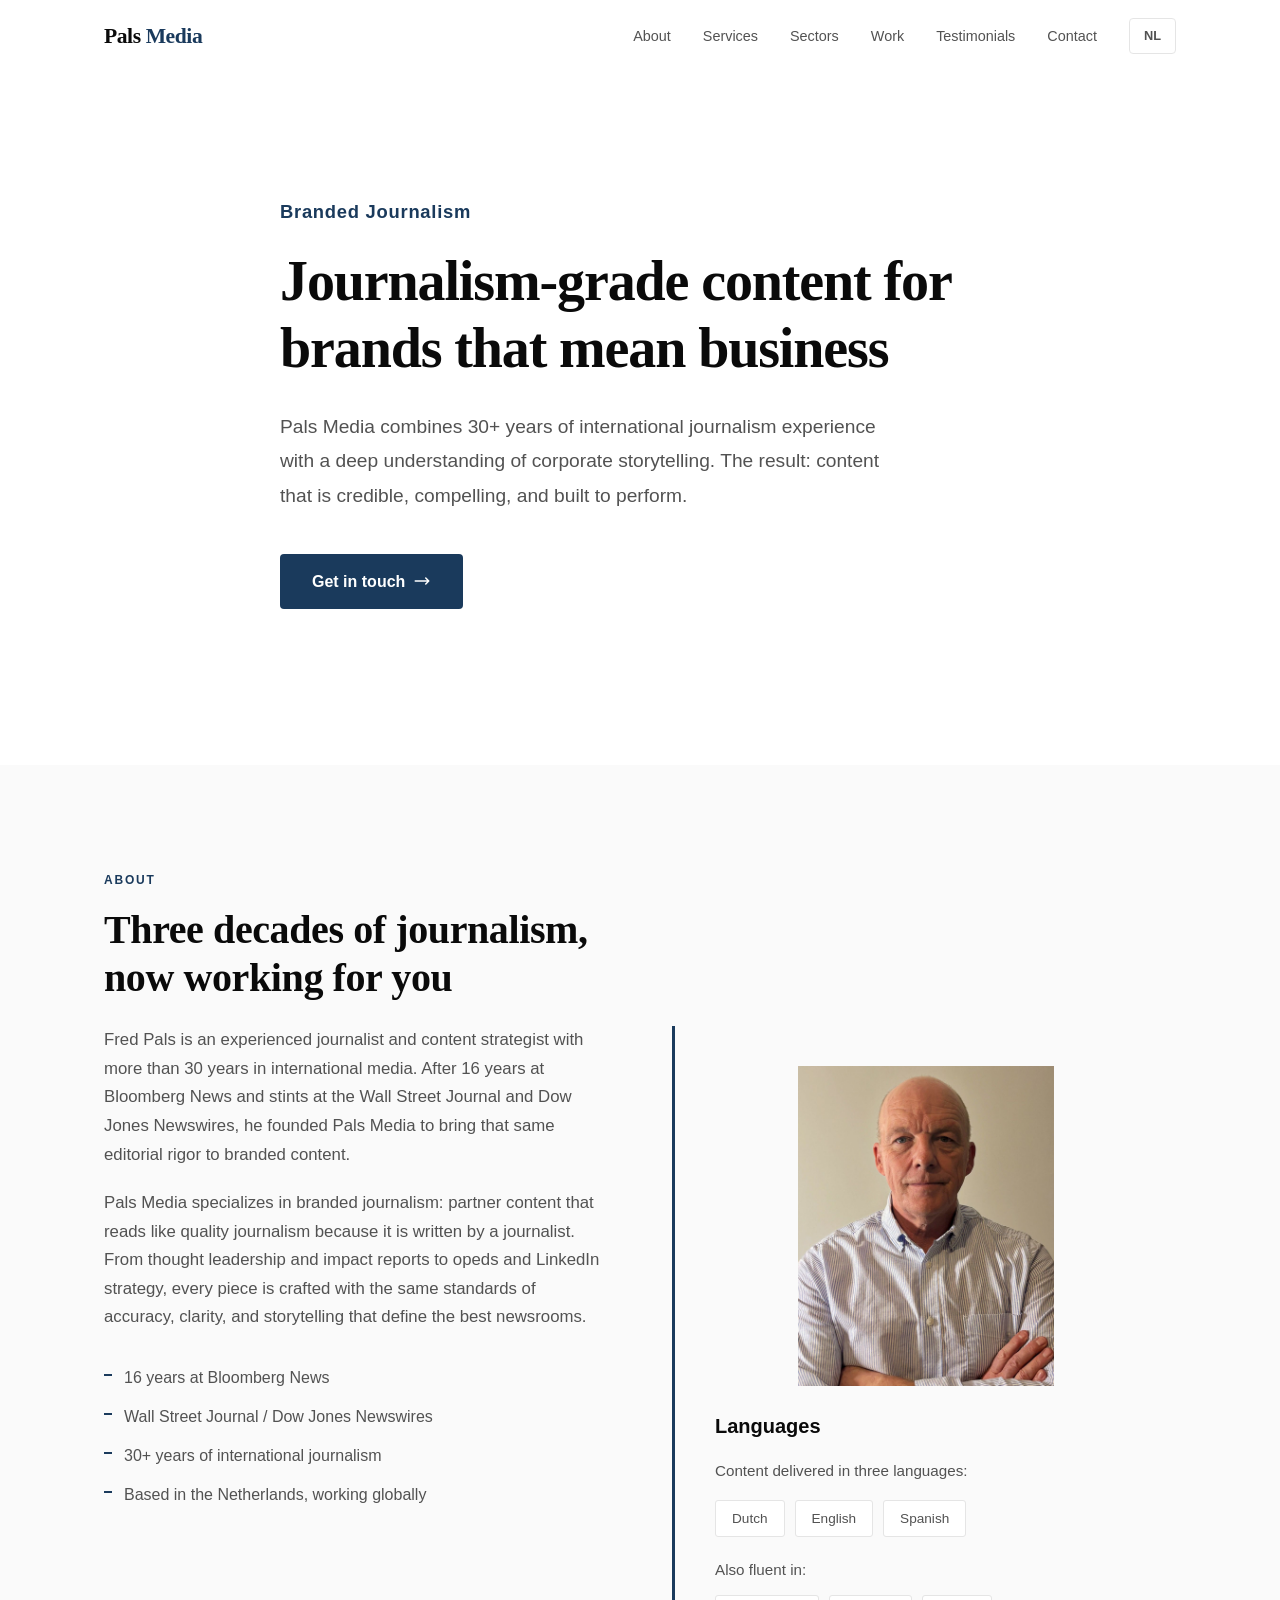
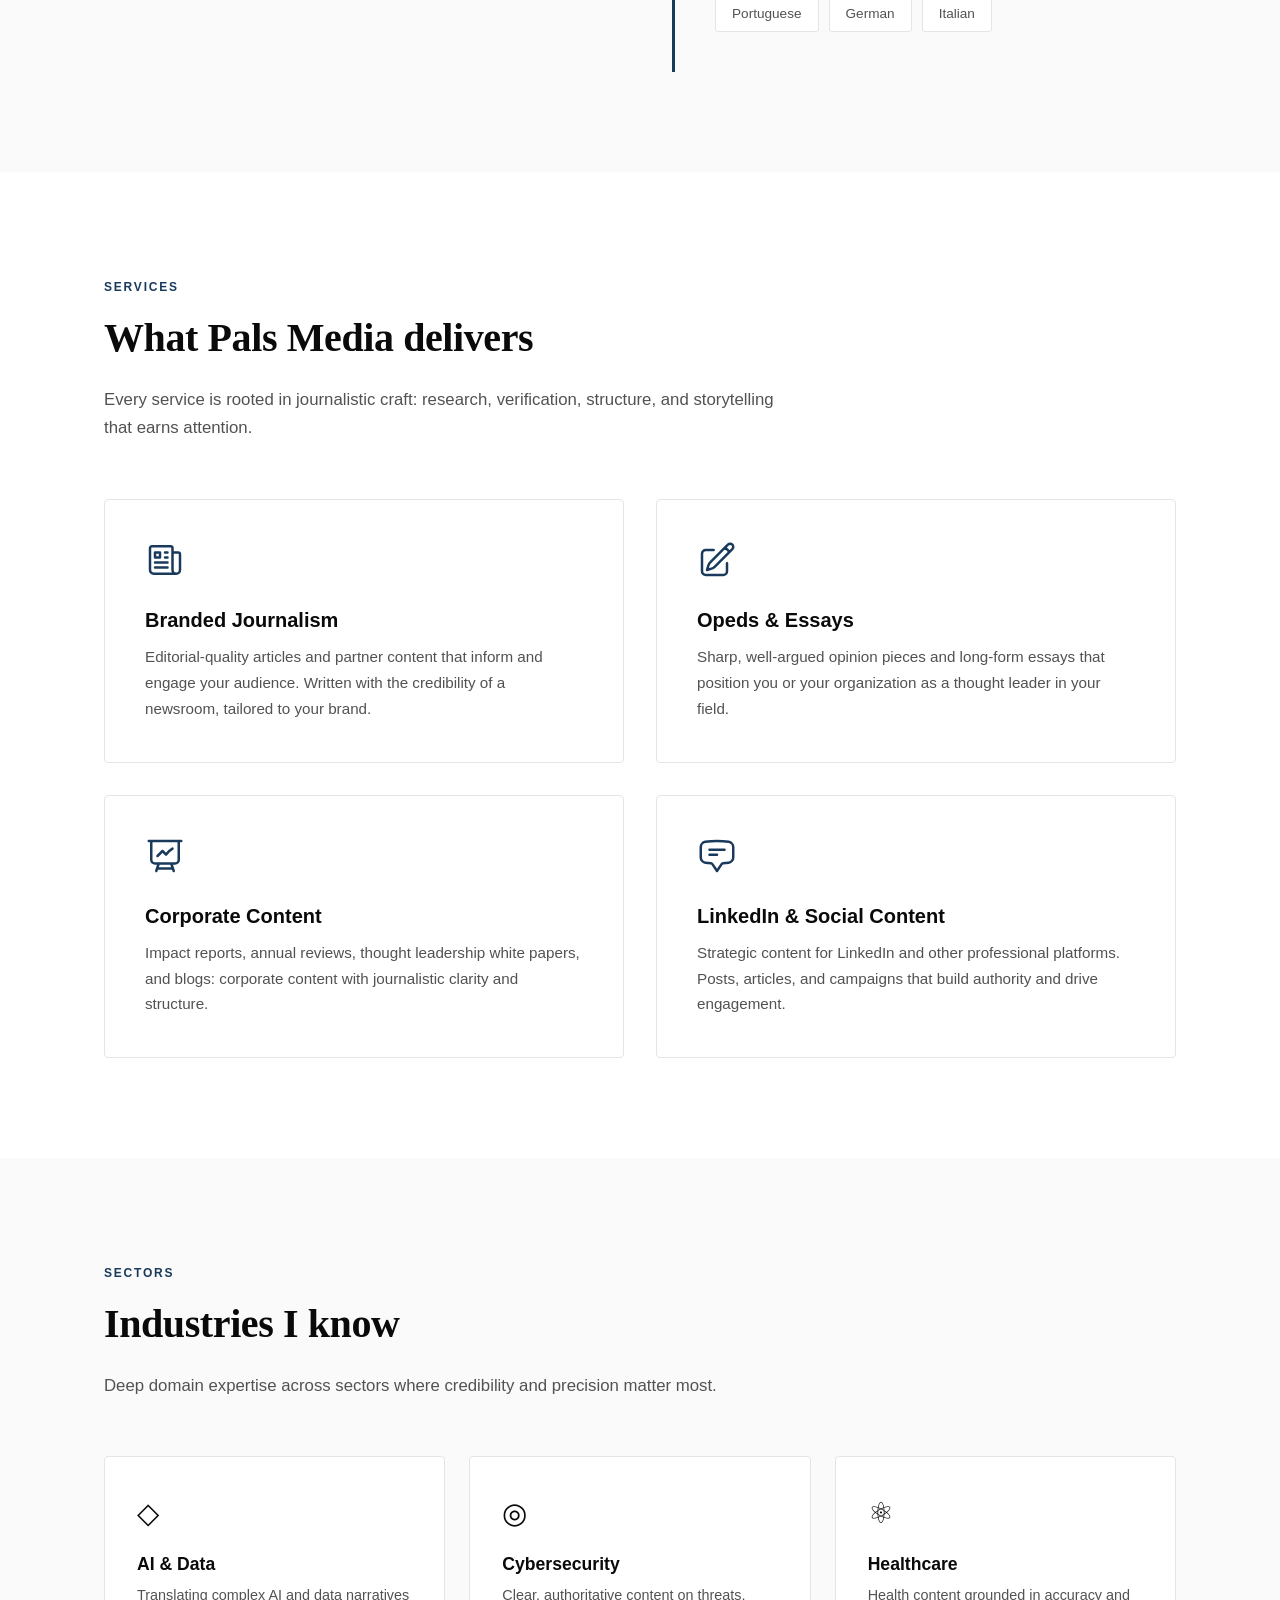
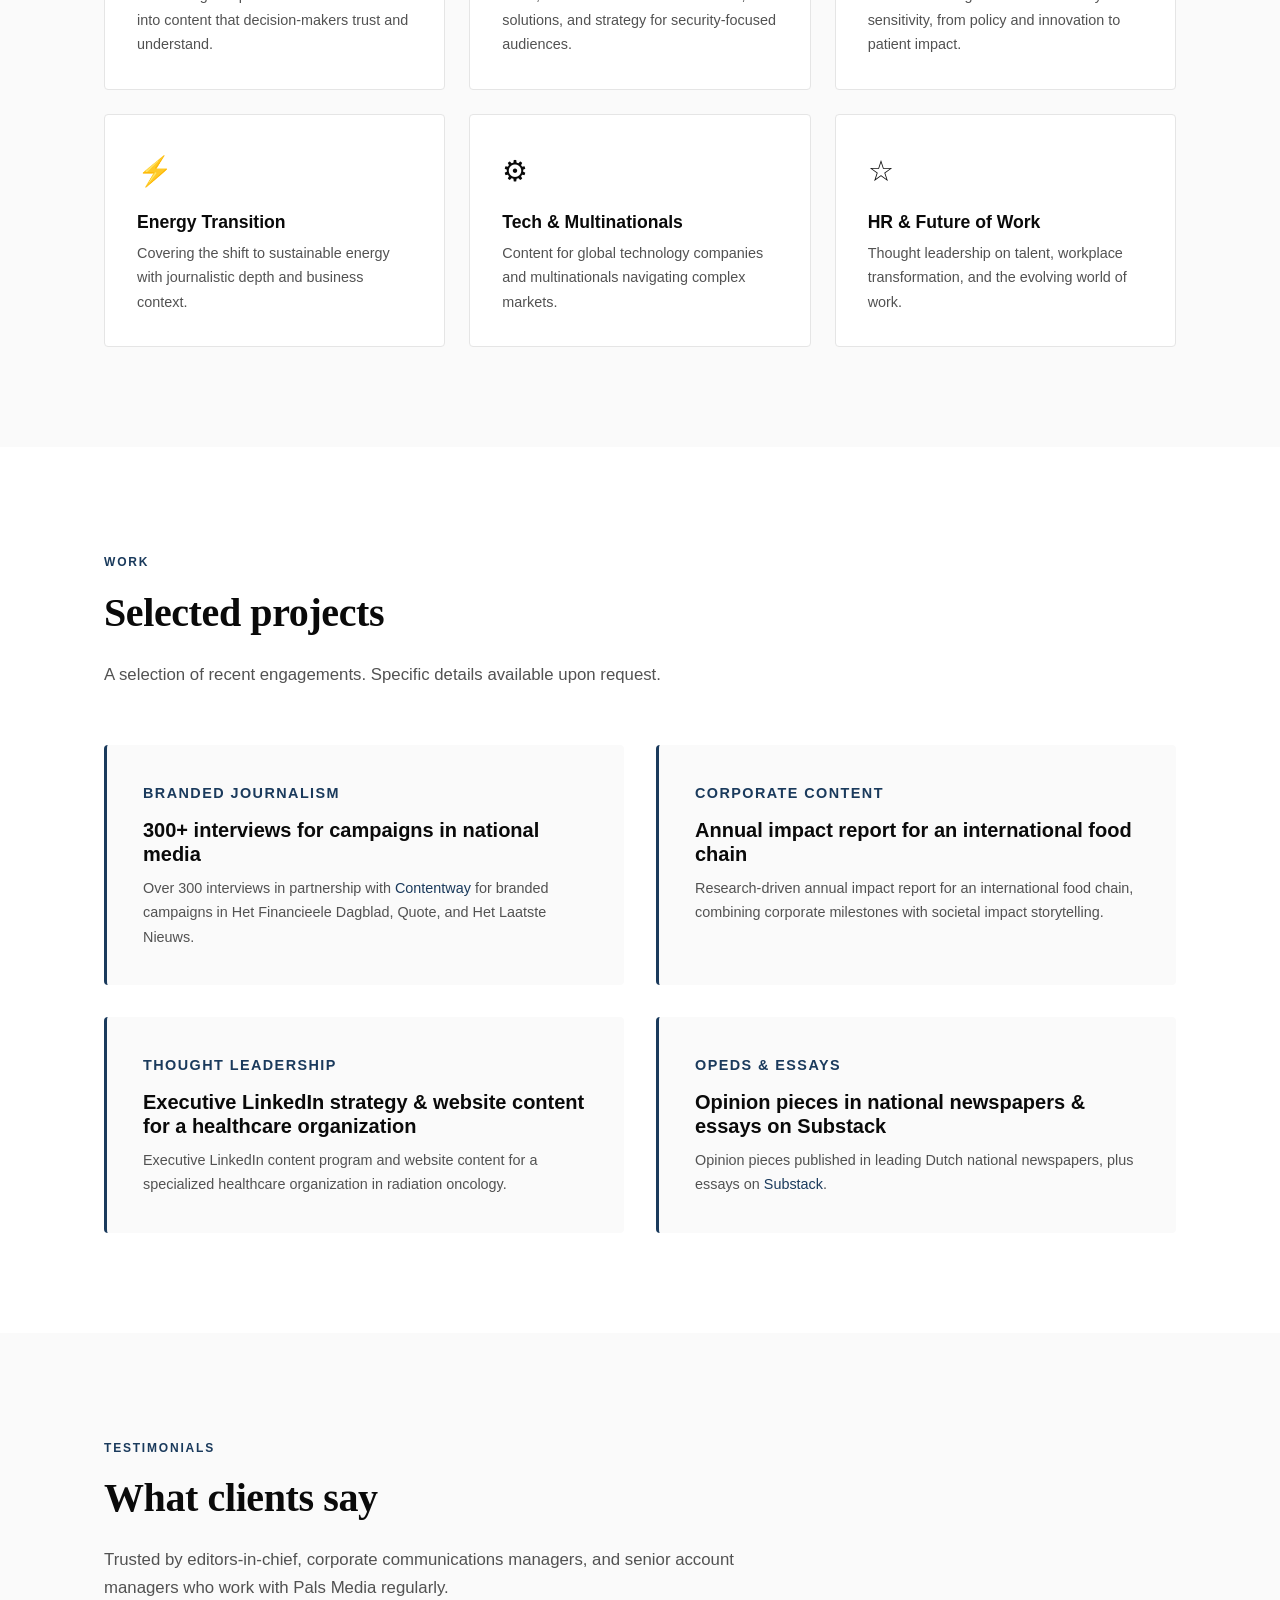
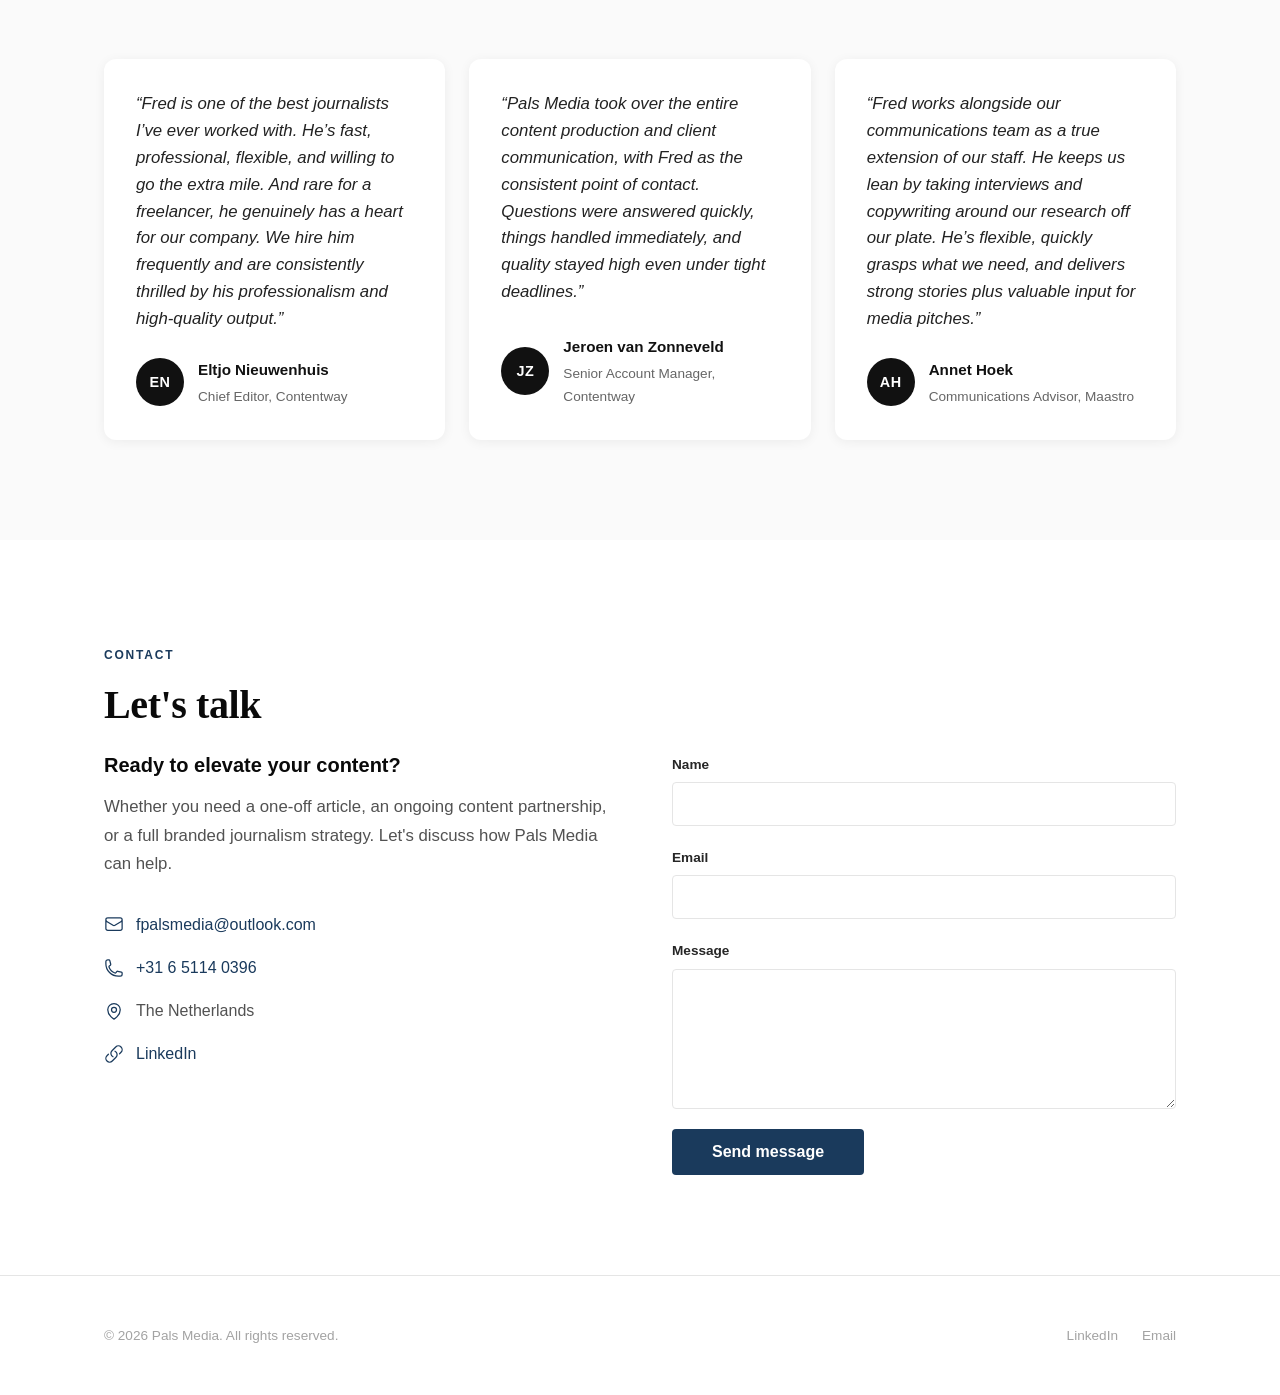
<file: index.html>
<!DOCTYPE html>
<html lang="en">
<head>
  <meta charset="UTF-8">
  <meta name="viewport" content="width=device-width, initial-scale=1.0">
  <title>Pals Media | Branded Journalism &amp; Corporate Content</title>
  <meta name="description" content="Pals Media delivers journalism-grade branded content, corporate communications, and thought leadership. 30+ years of experience from Bloomberg News, Wall Street Journal, and Dow Jones.">

  <link rel="canonical" href="https://pals-media.nl/">
  <link rel="alternate" hreflang="en" href="https://pals-media.nl/">
  <link rel="alternate" hreflang="nl" href="https://pals-media.nl/nl.html">
  <link rel="alternate" hreflang="x-default" href="https://pals-media.nl/">

  <link rel="icon" type="image/png" href="img/favicon.png">

  <meta property="og:type" content="website">
  <meta property="og:title" content="Pals Media | Branded Journalism & Corporate Content">
  <meta property="og:description" content="Journalism-grade content for brands that mean business. 30+ years of international journalism, now working for you.">
  <meta property="og:image" content="https://pals-media.nl/img/fred-pals.jpeg">
  <meta property="og:url" content="https://pals-media.nl/">
  <meta property="og:locale" content="en_US">
  <meta property="og:locale:alternate" content="nl_NL">

  <meta name="twitter:card" content="summary_large_image">
  <meta name="twitter:title" content="Pals Media | Branded Journalism & Corporate Content">
  <meta name="twitter:description" content="Journalism-grade content for brands that mean business.">
  <meta name="twitter:image" content="https://pals-media.nl/img/fred-pals.jpeg">

  <script type="application/ld+json">
  {
    "@context": "https://schema.org",
    "@type": "Person",
    "name": "Fred Pals",
    "jobTitle": "Journalist & Content Strategist",
    "image": "https://pals-media.nl/img/fred-pals.jpeg",
    "url": "https://pals-media.nl/",
    "sameAs": [
      "https://www.linkedin.com/in/fred-pals-5a38169/",
      "https://substack.com/@fp23"
    ],
    "email": "fpalsmedia@outlook.com",
    "telephone": "+31651140396",
    "address": {
      "@type": "PostalAddress",
      "addressCountry": "NL"
    },
    "knowsLanguage": ["Dutch", "English", "Spanish", "Portuguese", "German", "Italian"],
    "alumniOf": [
      { "@type": "Organization", "name": "Bloomberg News" },
      { "@type": "Organization", "name": "Wall Street Journal" },
      { "@type": "Organization", "name": "Dow Jones Newswires" }
    ],
    "worksFor": {
      "@type": "Organization",
      "name": "Pals Media",
      "url": "https://pals-media.nl/"
    }
  }
  </script>

  <link rel="stylesheet" href="css/style.css">
</head>
<body>

  <header class="header" id="header">
    <div class="container header__inner">
      <a href="#hero" class="header__logo">Pals <span>Media</span></a>
      <nav class="nav" id="nav">
        <a href="#about" class="nav__link">About</a>
        <a href="#services" class="nav__link">Services</a>
        <a href="#sectors" class="nav__link">Sectors</a>
        <a href="#work" class="nav__link">Work</a>
        <a href="#testimonials" class="nav__link">Testimonials</a>
        <a href="#contact" class="nav__link">Contact</a>
        <a href="nl.html" class="nav__lang" hreflang="nl">NL</a>
      </nav>
      <button class="nav-toggle" id="navToggle" aria-label="Toggle menu">
        <span class="nav-toggle__bar"></span>
        <span class="nav-toggle__bar"></span>
        <span class="nav-toggle__bar"></span>
      </button>
    </div>
  </header>

  <section class="hero" id="hero">
    <div class="container">
      <div class="hero__content">
        <p class="hero__tagline">Branded Journalism</p>
        <h1 class="hero__title">Journalism-grade content for brands that mean business</h1>
        <p class="hero__description">Pals Media combines 30+ years of international journalism experience with a deep understanding of corporate storytelling. The result: content that is credible, compelling, and built to perform.</p>
        <a href="#contact" class="hero__cta">
          Get in touch
          <svg xmlns="http://www.w3.org/2000/svg" fill="none" viewBox="0 0 24 24" stroke="currentColor" stroke-width="2"><path stroke-linecap="round" stroke-linejoin="round" d="M17 8l4 4m0 0l-4 4m4-4H3"/></svg>
        </a>
      </div>
    </div>
  </section>

  <section class="section section--gray" id="about">
    <div class="container">
      <span class="section__label">About</span>
      <h2 class="section__title">Three decades of journalism,<br>now working for you</h2>
      <div class="about__grid">
        <div class="about__text fade-in">
          <p>Fred Pals is an experienced journalist and content strategist with more than 30 years in international media. After 16 years at Bloomberg News and stints at the Wall Street Journal and Dow Jones Newswires, he founded Pals Media to bring that same editorial rigor to branded content.</p>
          <p>Pals Media specializes in branded journalism: partner content that reads like quality journalism because it is written by a journalist. From thought leadership and impact reports to opeds and LinkedIn strategy, every piece is crafted with the same standards of accuracy, clarity, and storytelling that define the best newsrooms.</p>
          <ul class="about__credentials">
            <li>16 years at Bloomberg News</li>
            <li>Wall Street Journal / Dow Jones Newswires</li>
            <li>30+ years of international journalism</li>
            <li>Based in the Netherlands, working globally</li>
          </ul>
        </div>
        <div class="about__sidebar fade-in">
          <img src="img/fred-pals.jpeg" alt="Fred Pals, founder of Pals Media" class="about__photo" width="320" height="320" loading="lazy">
          <h3>Languages</h3>
          <p style="margin-bottom: 16px; font-size: 0.95rem;">Content delivered in three languages:</p>
          <ul class="languages">
            <li>Dutch</li>
            <li>English</li>
            <li>Spanish</li>
          </ul>
          <p style="margin-top: 20px; margin-bottom: 12px; font-size: 0.95rem;">Also fluent in:</p>
          <ul class="languages">
            <li>Portuguese</li>
            <li>German</li>
            <li>Italian</li>
          </ul>
        </div>
      </div>
    </div>
  </section>

  <section class="section" id="services">
    <div class="container">
      <span class="section__label">Services</span>
      <h2 class="section__title">What Pals Media delivers</h2>
      <p class="section__intro">Every service is rooted in journalistic craft: research, verification, structure, and storytelling that earns attention.</p>
      <div class="services__grid">
        <div class="service-card fade-in">
          <svg class="service-card__icon" xmlns="http://www.w3.org/2000/svg" fill="none" viewBox="0 0 24 24" stroke="currentColor" stroke-width="1.5"><path stroke-linecap="round" stroke-linejoin="round" d="M12 7.5h1.5m-1.5 3h1.5m-7.5 3h7.5m-7.5 3h7.5m3-9h3.375c.621 0 1.125.504 1.125 1.125V18a2.25 2.25 0 01-2.25 2.25M16.5 7.5V18a2.25 2.25 0 002.25 2.25M16.5 7.5V4.875c0-.621-.504-1.125-1.125-1.125H4.125C3.504 3.75 3 4.254 3 4.875V18a2.25 2.25 0 002.25 2.25h13.5M6 7.5h3v3H6v-3z"/></svg>
          <h3>Branded Journalism</h3>
          <p>Editorial-quality articles and partner content that inform and engage your audience. Written with the credibility of a newsroom, tailored to your brand.</p>
        </div>
        <div class="service-card fade-in">
          <svg class="service-card__icon" xmlns="http://www.w3.org/2000/svg" fill="none" viewBox="0 0 24 24" stroke="currentColor" stroke-width="1.5"><path stroke-linecap="round" stroke-linejoin="round" d="M16.862 4.487l1.687-1.688a1.875 1.875 0 112.652 2.652L10.582 16.07a4.5 4.5 0 01-1.897 1.13L6 18l.8-2.685a4.5 4.5 0 011.13-1.897l8.932-8.931zm0 0L19.5 7.125M18 14v4.75A2.25 2.25 0 0115.75 21H5.25A2.25 2.25 0 013 18.75V8.25A2.25 2.25 0 015.25 6H10"/></svg>
          <h3>Opeds &amp; Essays</h3>
          <p>Sharp, well-argued opinion pieces and long-form essays that position you or your organization as a thought leader in your field.</p>
        </div>
        <div class="service-card fade-in">
          <svg class="service-card__icon" xmlns="http://www.w3.org/2000/svg" fill="none" viewBox="0 0 24 24" stroke="currentColor" stroke-width="1.5"><path stroke-linecap="round" stroke-linejoin="round" d="M3.75 3v11.25A2.25 2.25 0 006 16.5h2.25M3.75 3h-1.5m1.5 0h16.5m0 0h1.5m-1.5 0v11.25A2.25 2.25 0 0118 16.5h-2.25m-7.5 0h7.5m-7.5 0l-1 3m8.5-3l1 3m0 0l.5 1.5m-.5-1.5h-9.5m0 0l-.5 1.5m.75-9l3-3 2.148 2.148A12.061 12.061 0 0116.5 7.605"/></svg>
          <h3>Corporate Content</h3>
          <p>Impact reports, annual reviews, thought leadership white papers, and blogs: corporate content with journalistic clarity and structure.</p>
        </div>
        <div class="service-card fade-in">
          <svg class="service-card__icon" xmlns="http://www.w3.org/2000/svg" fill="none" viewBox="0 0 24 24" stroke="currentColor" stroke-width="1.5"><path stroke-linecap="round" stroke-linejoin="round" d="M7.5 8.25h9m-9 3H12m-9.75 1.51c0 1.6 1.123 2.994 2.707 3.227 1.129.166 2.27.293 3.423.379.35.026.67.21.865.501L12 21l2.755-4.133a1.14 1.14 0 01.865-.501 48.172 48.172 0 003.423-.379c1.584-.233 2.707-1.626 2.707-3.228V6.741c0-1.602-1.123-2.995-2.707-3.228A48.394 48.394 0 0012 3c-2.392 0-4.744.175-7.043.513C3.373 3.746 2.25 5.14 2.25 6.741v6.018z"/></svg>
          <h3>LinkedIn &amp; Social Content</h3>
          <p>Strategic content for LinkedIn and other professional platforms. Posts, articles, and campaigns that build authority and drive engagement.</p>
        </div>
      </div>
    </div>
  </section>

  <section class="section section--gray" id="sectors">
    <div class="container">
      <span class="section__label">Sectors</span>
      <h2 class="section__title">Industries I know</h2>
      <p class="section__intro">Deep domain expertise across sectors where credibility and precision matter most.</p>
      <div class="sectors__grid">
        <div class="sector-item fade-in">
          <span class="sector-item__icon" aria-hidden="true">&#9671;</span>
          <h3>AI &amp; Data</h3>
          <p>Translating complex AI and data narratives into content that decision-makers trust and understand.</p>
        </div>
        <div class="sector-item fade-in">
          <span class="sector-item__icon" aria-hidden="true">&#9678;</span>
          <h3>Cybersecurity</h3>
          <p>Clear, authoritative content on threats, solutions, and strategy for security-focused audiences.</p>
        </div>
        <div class="sector-item fade-in">
          <span class="sector-item__icon" aria-hidden="true">&#9883;</span>
          <h3>Healthcare</h3>
          <p>Health content grounded in accuracy and sensitivity, from policy and innovation to patient impact.</p>
        </div>
        <div class="sector-item fade-in">
          <span class="sector-item__icon" aria-hidden="true">&#9889;</span>
          <h3>Energy Transition</h3>
          <p>Covering the shift to sustainable energy with journalistic depth and business context.</p>
        </div>
        <div class="sector-item fade-in">
          <span class="sector-item__icon" aria-hidden="true">&#9881;</span>
          <h3>Tech &amp; Multinationals</h3>
          <p>Content for global technology companies and multinationals navigating complex markets.</p>
        </div>
        <div class="sector-item fade-in">
          <span class="sector-item__icon" aria-hidden="true">&#9734;</span>
          <h3>HR &amp; Future of Work</h3>
          <p>Thought leadership on talent, workplace transformation, and the evolving world of work.</p>
        </div>
      </div>
    </div>
  </section>

  <section class="section" id="work">
    <div class="container">
      <span class="section__label">Work</span>
      <h2 class="section__title">Selected projects</h2>
      <p class="section__intro">A selection of recent engagements. Specific details available upon request.</p>
      <div class="portfolio__grid">
        <div class="portfolio-card fade-in">
          <p class="portfolio-card__type">Branded Journalism</p>
          <h3>300+ interviews for campaigns in national media</h3>
          <p>Over 300 interviews in partnership with <a href="https://contentway.eu/nl/publications" target="_blank" rel="noopener">Contentway</a> for branded campaigns in Het Financieele Dagblad, Quote, and Het Laatste Nieuws.</p>
        </div>
        <div class="portfolio-card fade-in">
          <p class="portfolio-card__type">Corporate Content</p>
          <h3>Annual impact report for an international food chain</h3>
          <p>Research-driven annual impact report for an international food chain, combining corporate milestones with societal impact storytelling.</p>
        </div>
        <div class="portfolio-card fade-in">
          <p class="portfolio-card__type">Thought Leadership</p>
          <h3>Executive LinkedIn strategy &amp; website content for a healthcare organization</h3>
          <p>Executive LinkedIn content program and website content for a specialized healthcare organization in radiation oncology.</p>
        </div>
        <div class="portfolio-card fade-in">
          <p class="portfolio-card__type">Opeds &amp; Essays</p>
          <h3>Opinion pieces in national newspapers &amp; essays on Substack</h3>
          <p>Opinion pieces published in leading Dutch national newspapers, plus essays on <a href="https://substack.com/@fp23" target="_blank" rel="noopener">Substack</a>.</p>
        </div>
      </div>
    </div>
  </section>

  <section class="section section--gray" id="testimonials">
    <div class="container">
      <span class="section__label">Testimonials</span>
      <h2 class="section__title">What clients say</h2>
      <p class="section__intro">Trusted by editors-in-chief, corporate communications managers, and senior account managers who work with Pals Media regularly.</p>
      <div class="testimonials__grid">

        <figure class="testimonial-card fade-in">
          <blockquote class="testimonial-card__quote">
            &ldquo;Fred is one of the best journalists I&rsquo;ve ever worked with. He&rsquo;s fast, professional, flexible, and willing to go the extra mile. And rare for a freelancer, he genuinely has a heart for our company. We hire him frequently and are consistently thrilled by his professionalism and high-quality output.&rdquo;
          </blockquote>
          <figcaption class="testimonial-card__author">
            <span class="testimonial-card__avatar" aria-hidden="true">EN</span>
            <div>
              <p class="testimonial-card__name">Eltjo Nieuwenhuis</p>
              <p class="testimonial-card__role">Chief Editor, Contentway</p>
            </div>
          </figcaption>
        </figure>

        <figure class="testimonial-card fade-in">
          <blockquote class="testimonial-card__quote">
            &ldquo;Pals Media took over the entire content production and client communication, with Fred as the consistent point of contact. Questions were answered quickly, things handled immediately, and quality stayed high even under tight deadlines.&rdquo;
          </blockquote>
          <figcaption class="testimonial-card__author">
            <span class="testimonial-card__avatar" aria-hidden="true">JZ</span>
            <div>
              <p class="testimonial-card__name">Jeroen van Zonneveld</p>
              <p class="testimonial-card__role">Senior Account Manager, Contentway</p>
            </div>
          </figcaption>
        </figure>

        <figure class="testimonial-card fade-in">
          <blockquote class="testimonial-card__quote">
            &ldquo;Fred works alongside our communications team as a true extension of our staff. He keeps us lean by taking interviews and copywriting around our research off our plate. He&rsquo;s flexible, quickly grasps what we need, and delivers strong stories plus valuable input for media pitches.&rdquo;
          </blockquote>
          <figcaption class="testimonial-card__author">
            <span class="testimonial-card__avatar" aria-hidden="true">AH</span>
            <div>
              <p class="testimonial-card__name">Annet Hoek</p>
              <p class="testimonial-card__role">Communications Advisor, Maastro</p>
            </div>
          </figcaption>
        </figure>

      </div>
    </div>
  </section>

  <section class="section" id="contact">
    <div class="container">
      <span class="section__label">Contact</span>
      <h2 class="section__title">Let's talk</h2>
      <div class="contact__grid">
        <div class="contact__info fade-in">
          <h3>Ready to elevate your content?</h3>
          <p>Whether you need a one-off article, an ongoing content partnership, or a full branded journalism strategy. Let's discuss how Pals Media can help.</p>
          <ul class="contact__details">
            <li>
              <svg xmlns="http://www.w3.org/2000/svg" fill="none" viewBox="0 0 24 24" stroke="currentColor" stroke-width="1.5"><path stroke-linecap="round" stroke-linejoin="round" d="M21.75 6.75v10.5a2.25 2.25 0 01-2.25 2.25h-15a2.25 2.25 0 01-2.25-2.25V6.75m19.5 0A2.25 2.25 0 0019.5 4.5h-15a2.25 2.25 0 00-2.25 2.25m19.5 0v.243a2.25 2.25 0 01-1.07 1.916l-7.5 4.615a2.25 2.25 0 01-2.36 0L3.32 8.91a2.25 2.25 0 01-1.07-1.916V6.75"/></svg>
              <a href="mailto:fpalsmedia@outlook.com">fpalsmedia@outlook.com</a>
            </li>
            <li>
              <svg xmlns="http://www.w3.org/2000/svg" fill="none" viewBox="0 0 24 24" stroke="currentColor" stroke-width="1.5"><path stroke-linecap="round" stroke-linejoin="round" d="M2.25 6.75c0 8.284 6.716 15 15 15h2.25a2.25 2.25 0 002.25-2.25v-1.372c0-.516-.351-.966-.852-1.091l-4.423-1.106c-.44-.11-.902.055-1.173.417l-.97 1.293c-.282.376-.769.542-1.21.38a12.035 12.035 0 01-7.143-7.143c-.162-.441.004-.928.38-1.21l1.293-.97c.363-.271.527-.734.417-1.173L6.963 3.102a1.125 1.125 0 00-1.091-.852H4.5A2.25 2.25 0 002.25 4.5v2.25z"/></svg>
              <a href="tel:+31651140396">+31 6 5114 0396</a>
            </li>
            <li>
              <svg xmlns="http://www.w3.org/2000/svg" fill="none" viewBox="0 0 24 24" stroke="currentColor" stroke-width="1.5"><path stroke-linecap="round" stroke-linejoin="round" d="M15 10.5a3 3 0 11-6 0 3 3 0 016 0z"/><path stroke-linecap="round" stroke-linejoin="round" d="M19.5 10.5c0 7.142-7.5 11.25-7.5 11.25S4.5 17.642 4.5 10.5a7.5 7.5 0 1115 0z"/></svg>
              The Netherlands
            </li>
            <li>
              <svg xmlns="http://www.w3.org/2000/svg" fill="none" viewBox="0 0 24 24" stroke="currentColor" stroke-width="1.5"><path stroke-linecap="round" stroke-linejoin="round" d="M13.19 8.688a4.5 4.5 0 011.242 7.244l-4.5 4.5a4.5 4.5 0 01-6.364-6.364l1.757-1.757m13.35-.622l1.757-1.757a4.5 4.5 0 00-6.364-6.364l-4.5 4.5a4.5 4.5 0 001.242 7.244"/></svg>
              <a href="https://www.linkedin.com/in/fred-pals-5a38169/" target="_blank" rel="noopener">LinkedIn</a>
            </li>
          </ul>
        </div>
        <form class="contact__form fade-in" id="contactForm">
          <div class="form-group">
            <label for="name">Name</label>
            <input type="text" id="name" name="name" required autocomplete="name">
          </div>
          <div class="form-group">
            <label for="email">Email</label>
            <input type="email" id="email" name="email" required autocomplete="email">
          </div>
          <div class="form-group">
            <label for="message">Message</label>
            <textarea id="message" name="message" required></textarea>
          </div>
          <button type="submit" class="form-submit">Send message</button>
        </form>
      </div>
    </div>
  </section>

  <footer class="footer">
    <div class="container footer__inner">
      <p class="footer__copy">&copy; 2026 Pals Media. All rights reserved.</p>
      <div class="footer__links">
        <a href="https://www.linkedin.com/in/fred-pals-5a38169/" target="_blank" rel="noopener">LinkedIn</a>
        <a href="mailto:fpalsmedia@outlook.com">Email</a>
      </div>
    </div>
  </footer>

  <script src="js/main.js"></script>
</body>
</html>
</file>
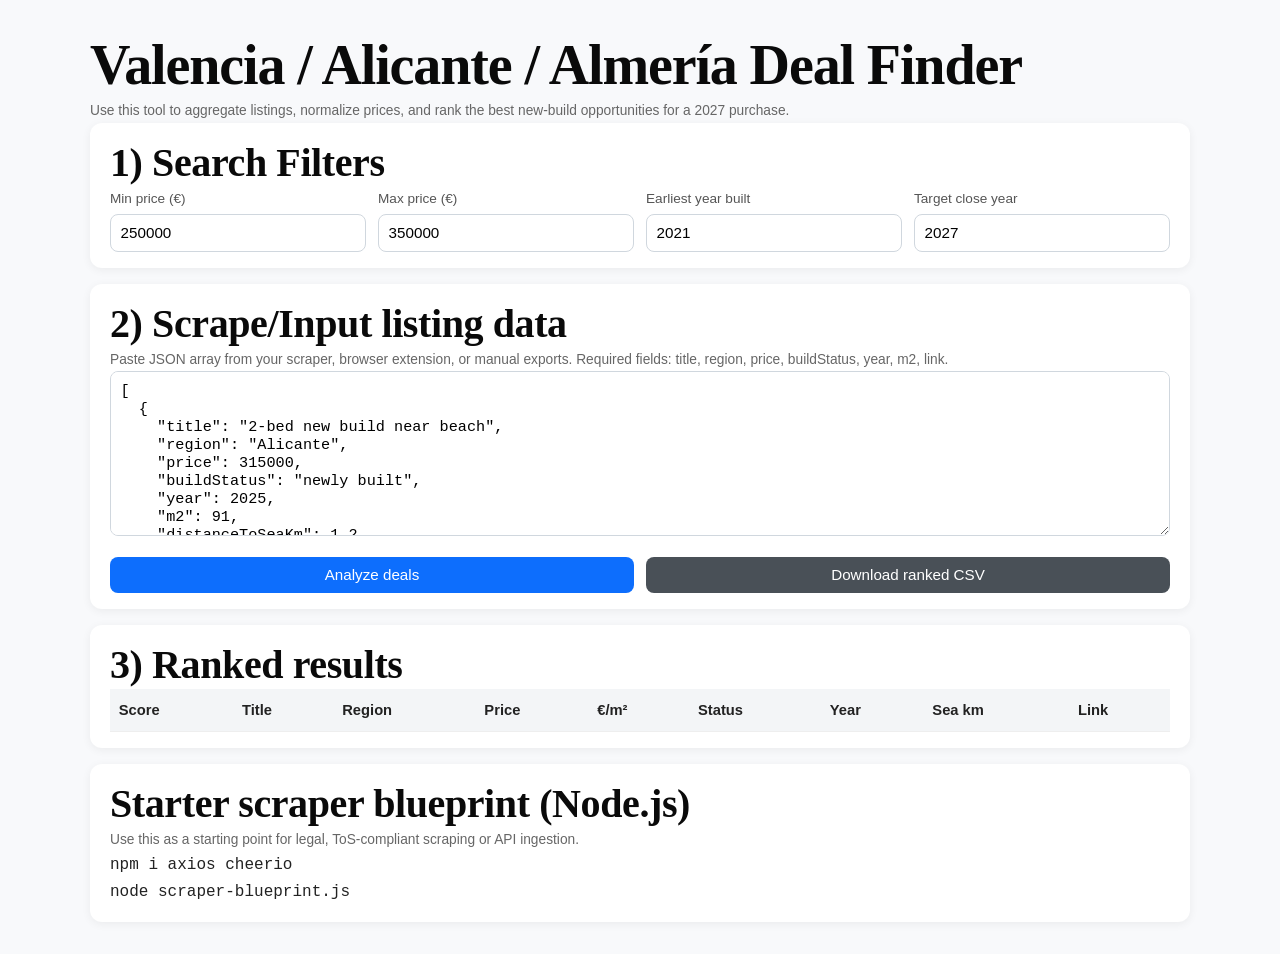
<file: deals-tool.html>
<!doctype html>
<html lang="en">
<head>
  <meta charset="UTF-8" />
  <meta name="viewport" content="width=device-width, initial-scale=1.0" />
  <title>Spain New Build Deal Finder</title>
  <link rel="stylesheet" href="css/style.css" />
  <style>
    body { font-family: Arial, sans-serif; margin: 2rem; background:#f8f9fb; color:#222; }
    .wrap { max-width: 1100px; margin: 0 auto; }
    .card { background:white; border-radius:12px; padding:1rem 1.25rem; margin-bottom:1rem; box-shadow:0 2px 10px rgba(0,0,0,.06); }
    .grid { display:grid; grid-template-columns: repeat(auto-fit,minmax(220px,1fr)); gap: .75rem; }
    label { display:block; font-size:.85rem; color:#555; margin-bottom:.25rem; }
    input, select, button, textarea { width:100%; padding:.6rem; border:1px solid #d0d7de; border-radius:8px; font-size:.95rem; }
    button { cursor:pointer; background:#0d6efd; color:white; border:none; }
    button.secondary{background:#495057}
    .actions { display:flex; gap:.75rem; }
    .actions button { flex:1; }
    table { width:100%; border-collapse: collapse; font-size:.92rem; }
    th, td { border-bottom:1px solid #eee; text-align:left; padding:.55rem; vertical-align:top; }
    th { background:#f3f5f7; }
    .score { font-weight:700; }
    .muted { color:#666; font-size:.86rem; }
  </style>
</head>
<body>
  <div class="wrap">
    <h1>Valencia / Alicante / Almería Deal Finder</h1>
    <p class="muted">Use this tool to aggregate listings, normalize prices, and rank the best new-build opportunities for a 2027 purchase.</p>

    <div class="card">
      <h2>1) Search Filters</h2>
      <div class="grid">
        <div><label>Min price (€)</label><input id="minPrice" type="number" value="250000" /></div>
        <div><label>Max price (€)</label><input id="maxPrice" type="number" value="350000" /></div>
        <div><label>Earliest year built</label><input id="minYear" type="number" value="2021" /></div>
        <div><label>Target close year</label><input id="targetYear" type="number" value="2027" /></div>
      </div>
    </div>

    <div class="card">
      <h2>2) Scrape/Input listing data</h2>
      <p class="muted">Paste JSON array from your scraper, browser extension, or manual exports. Required fields: title, region, price, buildStatus, year, m2, link.</p>
      <textarea id="inputJson" rows="8">[
  {
    "title": "2-bed new build near beach",
    "region": "Alicante",
    "price": 315000,
    "buildStatus": "newly built",
    "year": 2025,
    "m2": 91,
    "distanceToSeaKm": 1.2,
    "link": "https://example.com/listing-1"
  },
  {
    "title": "Off-plan apartment in Valencia",
    "region": "Valencia",
    "price": 289000,
    "buildStatus": "in development",
    "year": 2027,
    "m2": 84,
    "distanceToSeaKm": 4.1,
    "link": "https://example.com/listing-2"
  }
]</textarea>
      <div class="actions" style="margin-top:.75rem;">
        <button id="analyzeBtn">Analyze deals</button>
        <button id="downloadBtn" class="secondary">Download ranked CSV</button>
      </div>
    </div>

    <div class="card">
      <h2>3) Ranked results</h2>
      <table>
        <thead>
          <tr>
            <th>Score</th><th>Title</th><th>Region</th><th>Price</th><th>€/m²</th><th>Status</th><th>Year</th><th>Sea km</th><th>Link</th>
          </tr>
        </thead>
        <tbody id="resultsBody"></tbody>
      </table>
    </div>

    <div class="card">
      <h2>Starter scraper blueprint (Node.js)</h2>
      <p class="muted">Use this as a starting point for legal, ToS-compliant scraping or API ingestion.</p>
      <pre><code>npm i axios cheerio
node scraper-blueprint.js</code></pre>
    </div>
  </div>

  <script src="js/deals-tool.js"></script>
</body>
</html>
</file>
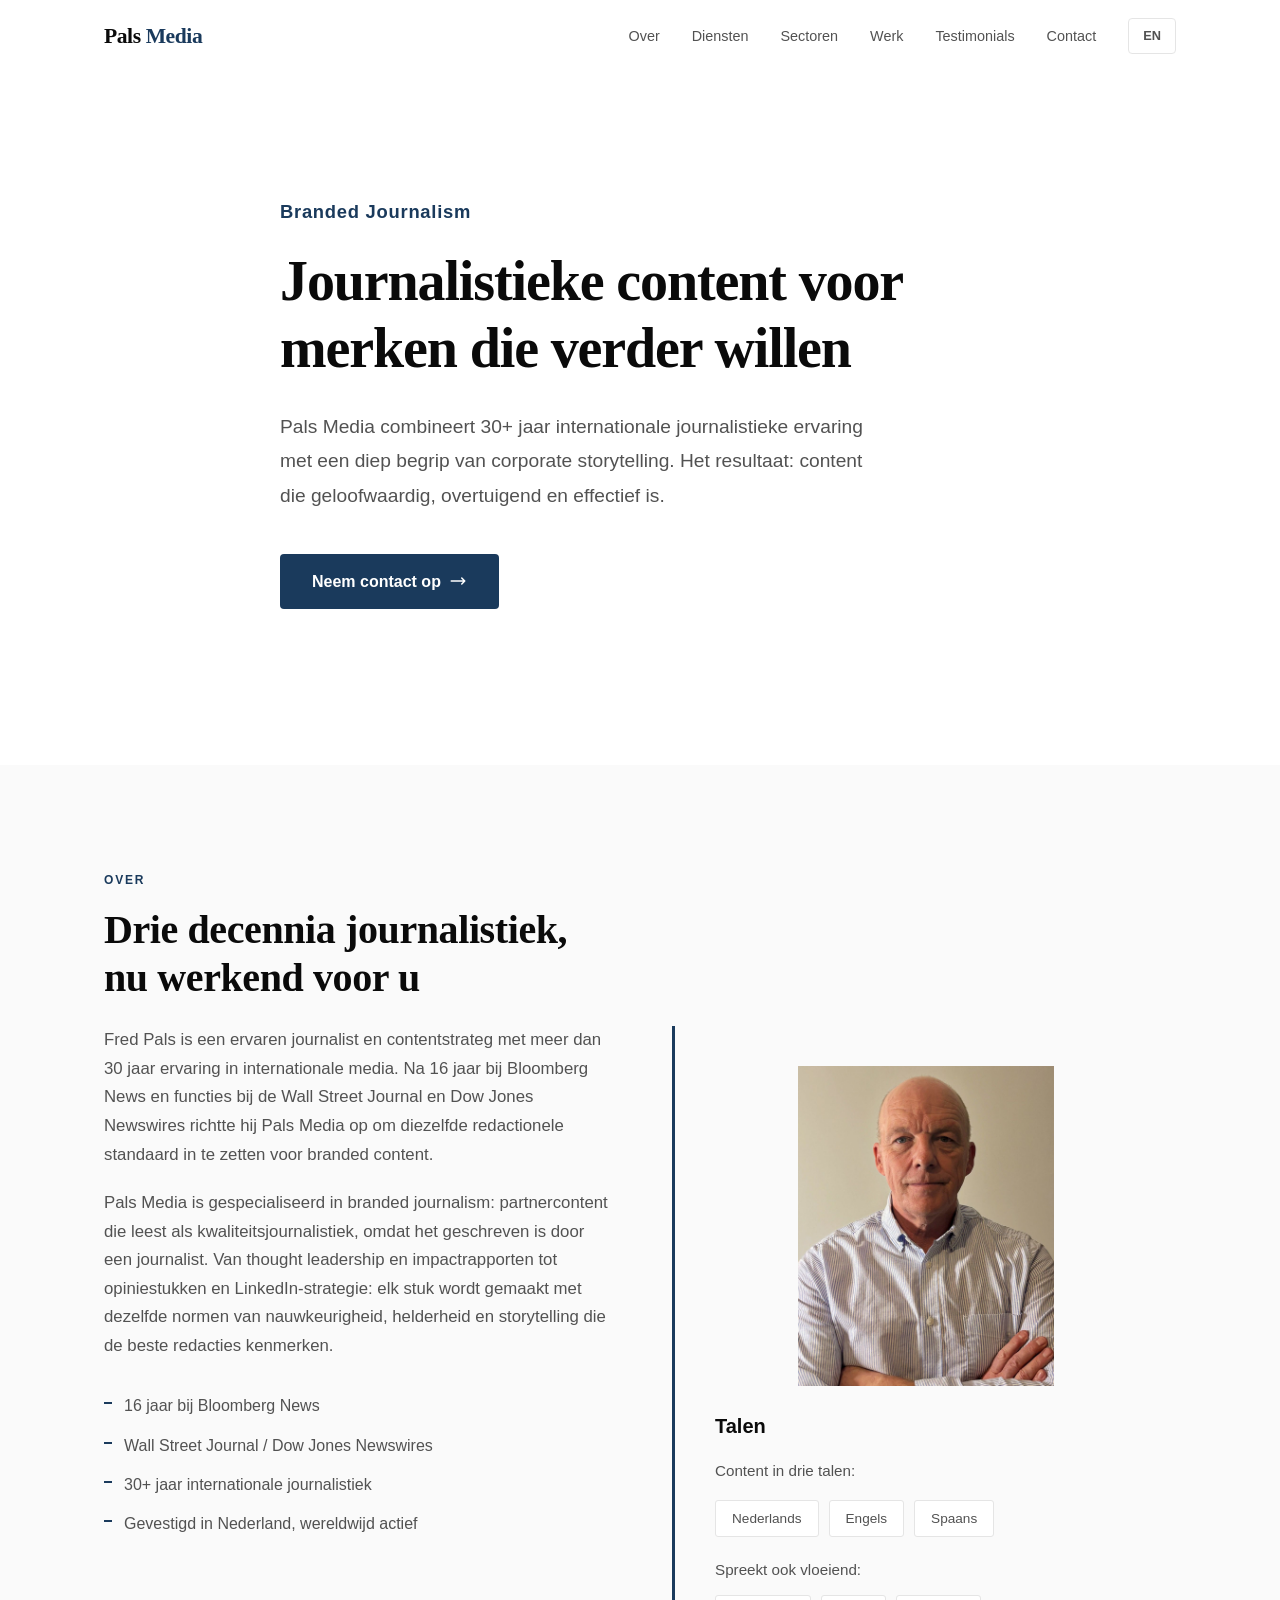
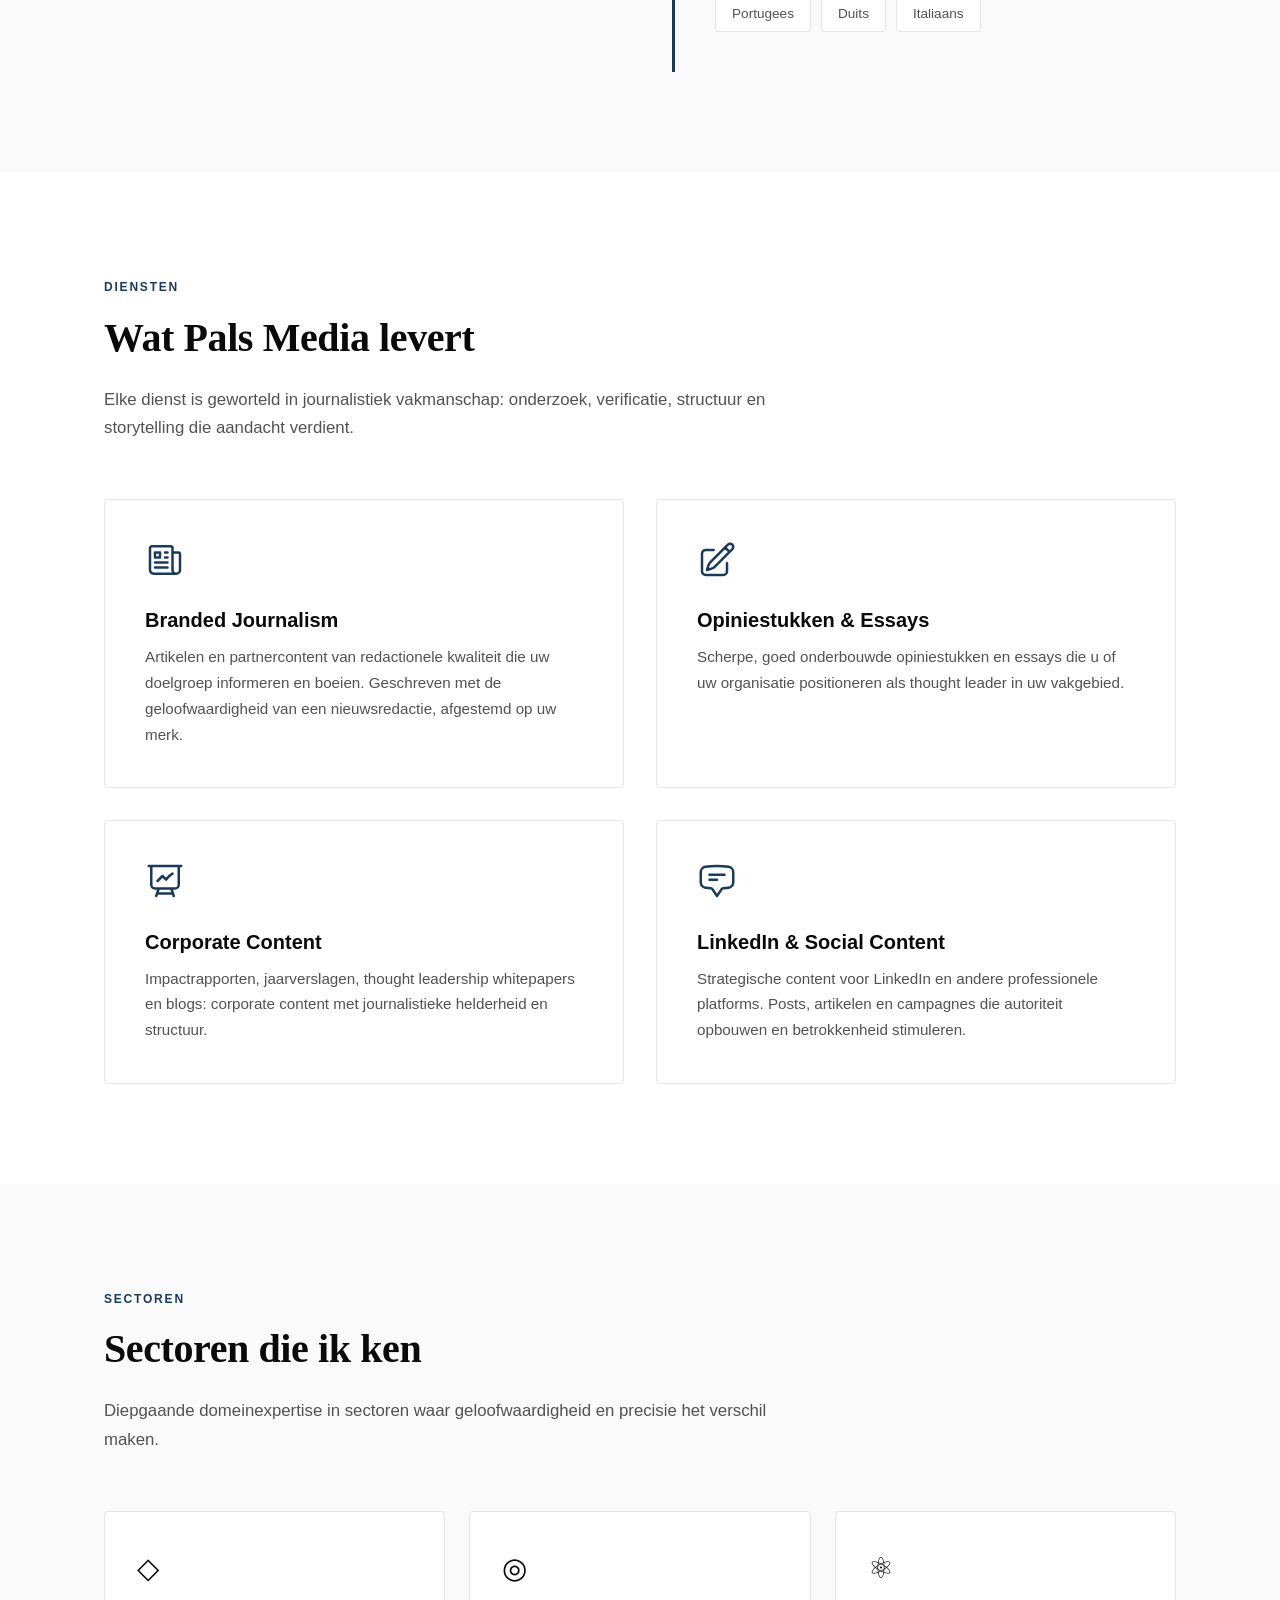
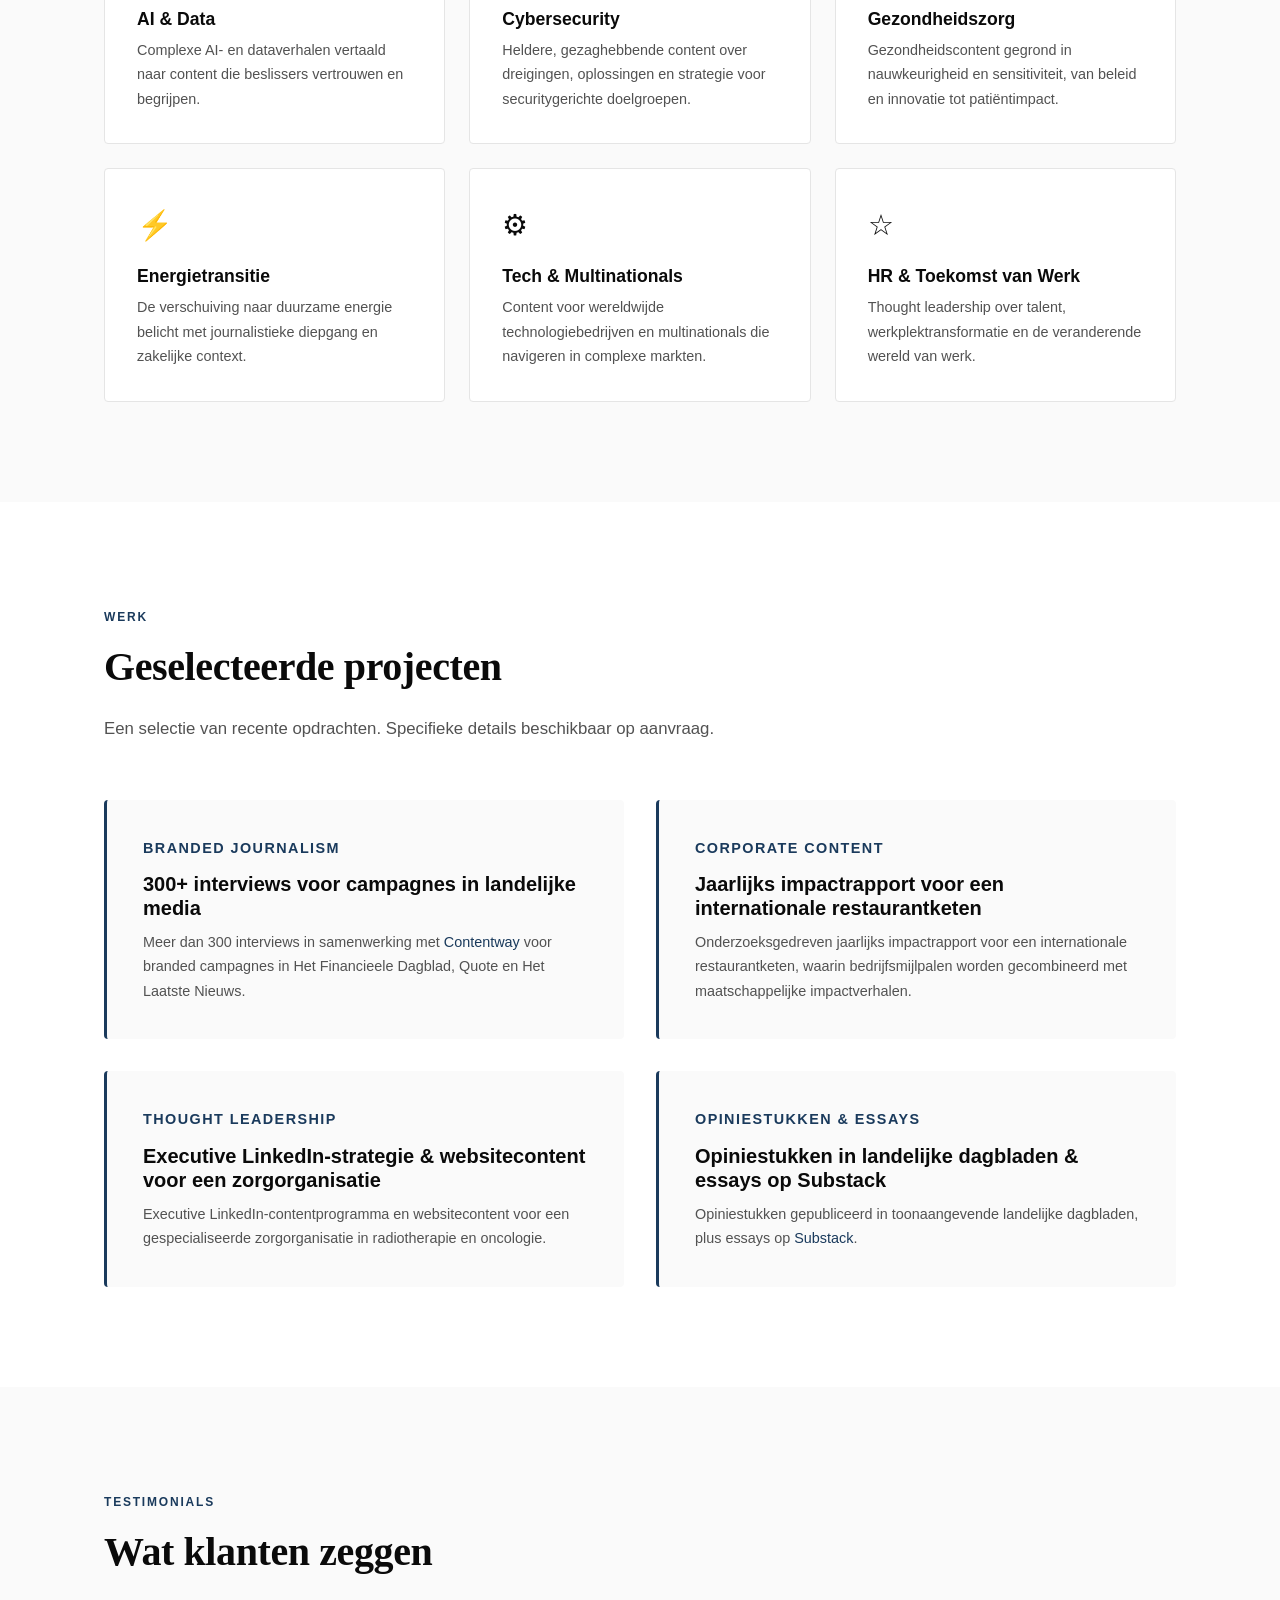
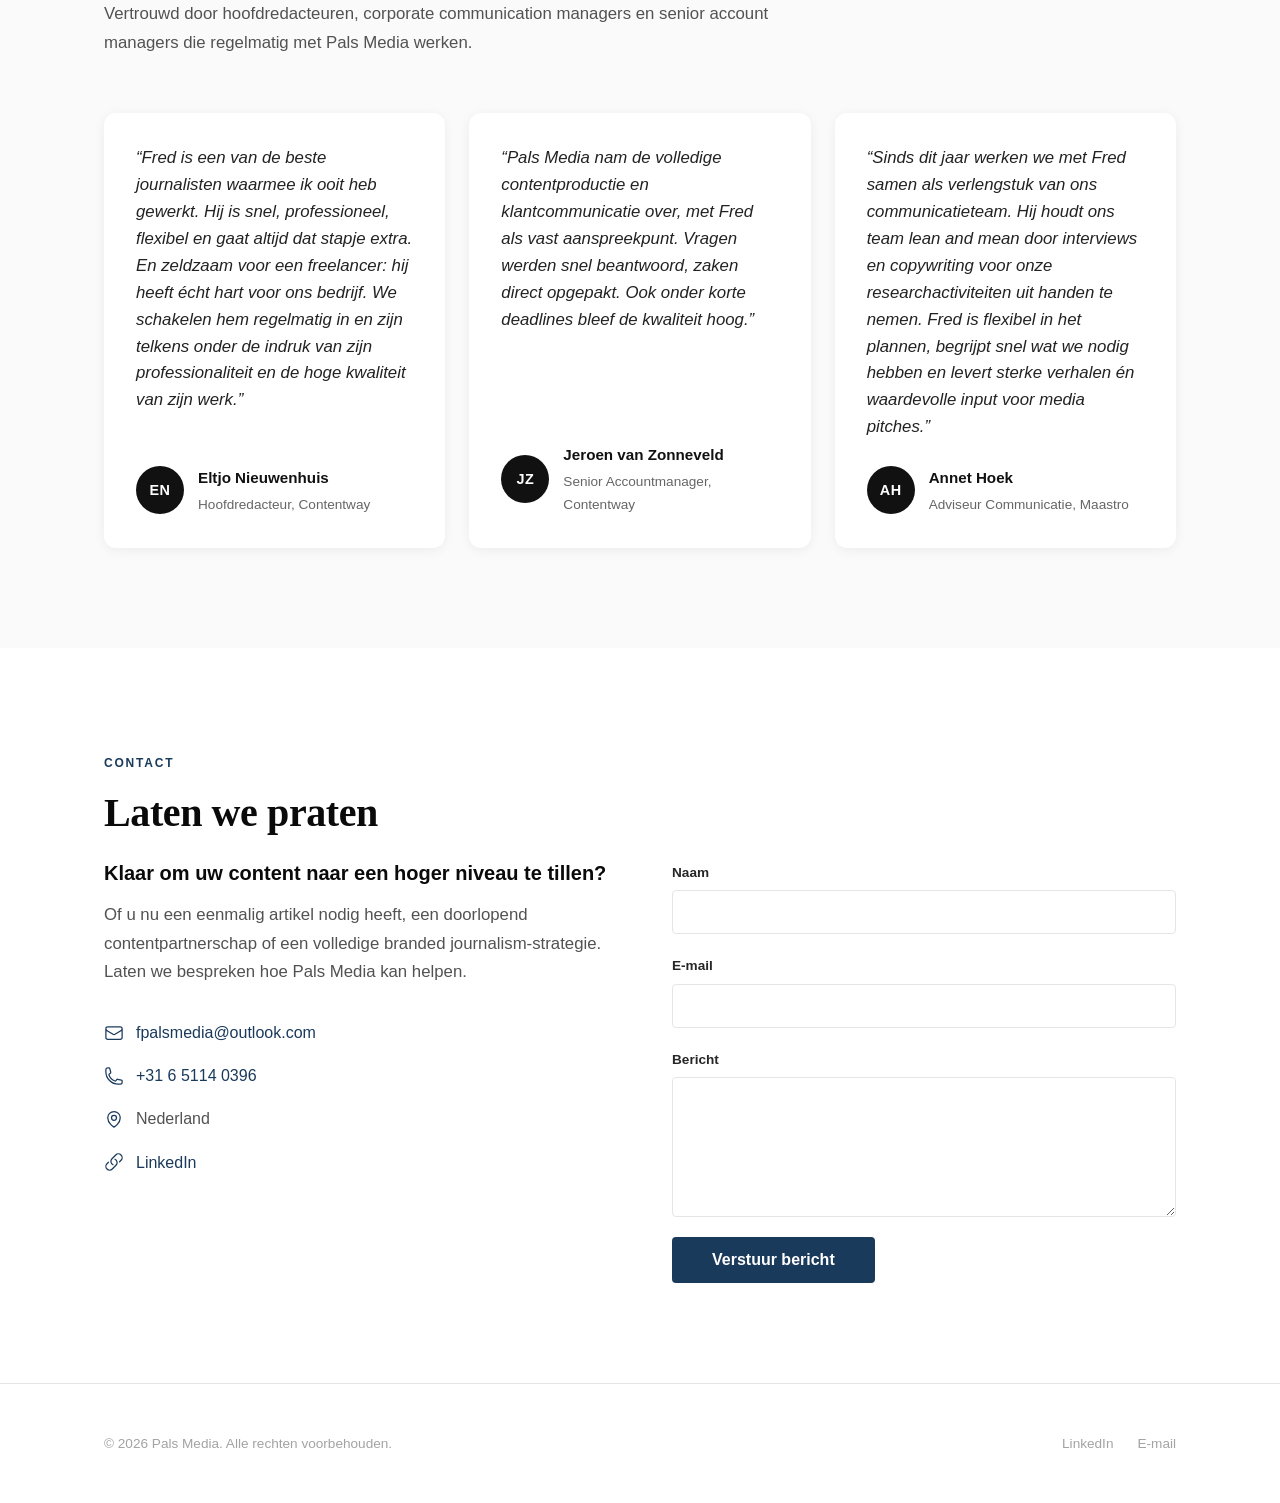
<file: nl.html>
<!DOCTYPE html>
<html lang="nl">
<head>
  <meta charset="UTF-8">
  <meta name="viewport" content="width=device-width, initial-scale=1.0">
  <title>Pals Media | Branded Journalism &amp; Corporate Content</title>
  <meta name="description" content="Pals Media levert journalistieke branded content, corporate communicatie en thought leadership. 30+ jaar ervaring bij Bloomberg News, Wall Street Journal en Dow Jones.">

  <link rel="canonical" href="https://pals-media.nl/nl.html">
  <link rel="alternate" hreflang="en" href="https://pals-media.nl/">
  <link rel="alternate" hreflang="nl" href="https://pals-media.nl/nl.html">
  <link rel="alternate" hreflang="x-default" href="https://pals-media.nl/">

  <link rel="icon" type="image/png" href="img/favicon.png">

  <meta property="og:type" content="website">
  <meta property="og:title" content="Pals Media | Branded Journalism & Corporate Content">
  <meta property="og:description" content="Journalistieke content voor merken die verder willen. 30+ jaar internationale journalistiek, nu werkend voor u.">
  <meta property="og:image" content="https://pals-media.nl/img/fred-pals.jpeg">
  <meta property="og:url" content="https://pals-media.nl/nl.html">
  <meta property="og:locale" content="nl_NL">
  <meta property="og:locale:alternate" content="en_US">

  <meta name="twitter:card" content="summary_large_image">
  <meta name="twitter:title" content="Pals Media | Branded Journalism & Corporate Content">
  <meta name="twitter:description" content="Journalistieke content voor merken die verder willen.">
  <meta name="twitter:image" content="https://pals-media.nl/img/fred-pals.jpeg">

  <link rel="stylesheet" href="css/style.css">
</head>
<body>

  <header class="header" id="header">
    <div class="container header__inner">
      <a href="#hero" class="header__logo">Pals <span>Media</span></a>
      <nav class="nav" id="nav">
        <a href="#about" class="nav__link">Over</a>
        <a href="#services" class="nav__link">Diensten</a>
        <a href="#sectors" class="nav__link">Sectoren</a>
        <a href="#work" class="nav__link">Werk</a>
        <a href="#testimonials" class="nav__link">Testimonials</a>
        <a href="#contact" class="nav__link">Contact</a>
        <a href="index.html" class="nav__lang" hreflang="en">EN</a>
      </nav>
      <button class="nav-toggle" id="navToggle" aria-label="Menu openen">
        <span class="nav-toggle__bar"></span>
        <span class="nav-toggle__bar"></span>
        <span class="nav-toggle__bar"></span>
      </button>
    </div>
  </header>

  <section class="hero" id="hero">
    <div class="container">
      <div class="hero__content">
        <p class="hero__tagline">Branded Journalism</p>
        <h1 class="hero__title">Journalistieke content voor merken die verder willen</h1>
        <p class="hero__description">Pals Media combineert 30+ jaar internationale journalistieke ervaring met een diep begrip van corporate storytelling. Het resultaat: content die geloofwaardig, overtuigend en effectief is.</p>
        <a href="#contact" class="hero__cta">
          Neem contact op
          <svg xmlns="http://www.w3.org/2000/svg" fill="none" viewBox="0 0 24 24" stroke="currentColor" stroke-width="2"><path stroke-linecap="round" stroke-linejoin="round" d="M17 8l4 4m0 0l-4 4m4-4H3"/></svg>
        </a>
      </div>
    </div>
  </section>

  <section class="section section--gray" id="about">
    <div class="container">
      <span class="section__label">Over</span>
      <h2 class="section__title">Drie decennia journalistiek,<br>nu werkend voor u</h2>
      <div class="about__grid">
        <div class="about__text fade-in">
          <p>Fred Pals is een ervaren journalist en contentstrateg met meer dan 30 jaar ervaring in internationale media. Na 16 jaar bij Bloomberg News en functies bij de Wall Street Journal en Dow Jones Newswires richtte hij Pals Media op om diezelfde redactionele standaard in te zetten voor branded content.</p>
          <p>Pals Media is gespecialiseerd in branded journalism: partnercontent die leest als kwaliteitsjournalistiek, omdat het geschreven is door een journalist. Van thought leadership en impactrapporten tot opiniestukken en LinkedIn-strategie: elk stuk wordt gemaakt met dezelfde normen van nauwkeurigheid, helderheid en storytelling die de beste redacties kenmerken.</p>
          <ul class="about__credentials">
            <li>16 jaar bij Bloomberg News</li>
            <li>Wall Street Journal / Dow Jones Newswires</li>
            <li>30+ jaar internationale journalistiek</li>
            <li>Gevestigd in Nederland, wereldwijd actief</li>
          </ul>
        </div>
        <div class="about__sidebar fade-in">
          <img src="img/fred-pals.jpeg" alt="Fred Pals, oprichter van Pals Media" class="about__photo" width="320" height="320" loading="lazy">
          <h3>Talen</h3>
          <p style="margin-bottom: 16px; font-size: 0.95rem;">Content in drie talen:</p>
          <ul class="languages">
            <li>Nederlands</li>
            <li>Engels</li>
            <li>Spaans</li>
          </ul>
          <p style="margin-top: 20px; margin-bottom: 12px; font-size: 0.95rem;">Spreekt ook vloeiend:</p>
          <ul class="languages">
            <li>Portugees</li>
            <li>Duits</li>
            <li>Italiaans</li>
          </ul>
        </div>
      </div>
    </div>
  </section>

  <section class="section" id="services">
    <div class="container">
      <span class="section__label">Diensten</span>
      <h2 class="section__title">Wat Pals Media levert</h2>
      <p class="section__intro">Elke dienst is geworteld in journalistiek vakmanschap: onderzoek, verificatie, structuur en storytelling die aandacht verdient.</p>
      <div class="services__grid">
        <div class="service-card fade-in">
          <svg class="service-card__icon" xmlns="http://www.w3.org/2000/svg" fill="none" viewBox="0 0 24 24" stroke="currentColor" stroke-width="1.5"><path stroke-linecap="round" stroke-linejoin="round" d="M12 7.5h1.5m-1.5 3h1.5m-7.5 3h7.5m-7.5 3h7.5m3-9h3.375c.621 0 1.125.504 1.125 1.125V18a2.25 2.25 0 01-2.25 2.25M16.5 7.5V18a2.25 2.25 0 002.25 2.25M16.5 7.5V4.875c0-.621-.504-1.125-1.125-1.125H4.125C3.504 3.75 3 4.254 3 4.875V18a2.25 2.25 0 002.25 2.25h13.5M6 7.5h3v3H6v-3z"/></svg>
          <h3>Branded Journalism</h3>
          <p>Artikelen en partnercontent van redactionele kwaliteit die uw doelgroep informeren en boeien. Geschreven met de geloofwaardigheid van een nieuwsredactie, afgestemd op uw merk.</p>
        </div>
        <div class="service-card fade-in">
          <svg class="service-card__icon" xmlns="http://www.w3.org/2000/svg" fill="none" viewBox="0 0 24 24" stroke="currentColor" stroke-width="1.5"><path stroke-linecap="round" stroke-linejoin="round" d="M16.862 4.487l1.687-1.688a1.875 1.875 0 112.652 2.652L10.582 16.07a4.5 4.5 0 01-1.897 1.13L6 18l.8-2.685a4.5 4.5 0 011.13-1.897l8.932-8.931zm0 0L19.5 7.125M18 14v4.75A2.25 2.25 0 0115.75 21H5.25A2.25 2.25 0 013 18.75V8.25A2.25 2.25 0 015.25 6H10"/></svg>
          <h3>Opiniestukken &amp; Essays</h3>
          <p>Scherpe, goed onderbouwde opiniestukken en essays die u of uw organisatie positioneren als thought leader in uw vakgebied.</p>
        </div>
        <div class="service-card fade-in">
          <svg class="service-card__icon" xmlns="http://www.w3.org/2000/svg" fill="none" viewBox="0 0 24 24" stroke="currentColor" stroke-width="1.5"><path stroke-linecap="round" stroke-linejoin="round" d="M3.75 3v11.25A2.25 2.25 0 006 16.5h2.25M3.75 3h-1.5m1.5 0h16.5m0 0h1.5m-1.5 0v11.25A2.25 2.25 0 0118 16.5h-2.25m-7.5 0h7.5m-7.5 0l-1 3m8.5-3l1 3m0 0l.5 1.5m-.5-1.5h-9.5m0 0l-.5 1.5m.75-9l3-3 2.148 2.148A12.061 12.061 0 0116.5 7.605"/></svg>
          <h3>Corporate Content</h3>
          <p>Impactrapporten, jaarverslagen, thought leadership whitepapers en blogs: corporate content met journalistieke helderheid en structuur.</p>
        </div>
        <div class="service-card fade-in">
          <svg class="service-card__icon" xmlns="http://www.w3.org/2000/svg" fill="none" viewBox="0 0 24 24" stroke="currentColor" stroke-width="1.5"><path stroke-linecap="round" stroke-linejoin="round" d="M7.5 8.25h9m-9 3H12m-9.75 1.51c0 1.6 1.123 2.994 2.707 3.227 1.129.166 2.27.293 3.423.379.35.026.67.21.865.501L12 21l2.755-4.133a1.14 1.14 0 01.865-.501 48.172 48.172 0 003.423-.379c1.584-.233 2.707-1.626 2.707-3.228V6.741c0-1.602-1.123-2.995-2.707-3.228A48.394 48.394 0 0012 3c-2.392 0-4.744.175-7.043.513C3.373 3.746 2.25 5.14 2.25 6.741v6.018z"/></svg>
          <h3>LinkedIn &amp; Social Content</h3>
          <p>Strategische content voor LinkedIn en andere professionele platforms. Posts, artikelen en campagnes die autoriteit opbouwen en betrokkenheid stimuleren.</p>
        </div>
      </div>
    </div>
  </section>

  <section class="section section--gray" id="sectors">
    <div class="container">
      <span class="section__label">Sectoren</span>
      <h2 class="section__title">Sectoren die ik ken</h2>
      <p class="section__intro">Diepgaande domeinexpertise in sectoren waar geloofwaardigheid en precisie het verschil maken.</p>
      <div class="sectors__grid">
        <div class="sector-item fade-in">
          <span class="sector-item__icon" aria-hidden="true">&#9671;</span>
          <h3>AI &amp; Data</h3>
          <p>Complexe AI- en dataverhalen vertaald naar content die beslissers vertrouwen en begrijpen.</p>
        </div>
        <div class="sector-item fade-in">
          <span class="sector-item__icon" aria-hidden="true">&#9678;</span>
          <h3>Cybersecurity</h3>
          <p>Heldere, gezaghebbende content over dreigingen, oplossingen en strategie voor securitygerichte doelgroepen.</p>
        </div>
        <div class="sector-item fade-in">
          <span class="sector-item__icon" aria-hidden="true">&#9883;</span>
          <h3>Gezondheidszorg</h3>
          <p>Gezondheidscontent gegrond in nauwkeurigheid en sensitiviteit, van beleid en innovatie tot pati&euml;ntimpact.</p>
        </div>
        <div class="sector-item fade-in">
          <span class="sector-item__icon" aria-hidden="true">&#9889;</span>
          <h3>Energietransitie</h3>
          <p>De verschuiving naar duurzame energie belicht met journalistieke diepgang en zakelijke context.</p>
        </div>
        <div class="sector-item fade-in">
          <span class="sector-item__icon" aria-hidden="true">&#9881;</span>
          <h3>Tech &amp; Multinationals</h3>
          <p>Content voor wereldwijde technologiebedrijven en multinationals die navigeren in complexe markten.</p>
        </div>
        <div class="sector-item fade-in">
          <span class="sector-item__icon" aria-hidden="true">&#9734;</span>
          <h3>HR &amp; Toekomst van Werk</h3>
          <p>Thought leadership over talent, werkplektransformatie en de veranderende wereld van werk.</p>
        </div>
      </div>
    </div>
  </section>

  <section class="section" id="work">
    <div class="container">
      <span class="section__label">Werk</span>
      <h2 class="section__title">Geselecteerde projecten</h2>
      <p class="section__intro">Een selectie van recente opdrachten. Specifieke details beschikbaar op aanvraag.</p>
      <div class="portfolio__grid">
        <div class="portfolio-card fade-in">
          <p class="portfolio-card__type">Branded Journalism</p>
          <h3>300+ interviews voor campagnes in landelijke media</h3>
          <p>Meer dan 300 interviews in samenwerking met <a href="https://contentway.eu/nl/publications" target="_blank" rel="noopener">Contentway</a> voor branded campagnes in Het Financieele Dagblad, Quote en Het Laatste Nieuws.</p>
        </div>
        <div class="portfolio-card fade-in">
          <p class="portfolio-card__type">Corporate Content</p>
          <h3>Jaarlijks impactrapport voor een internationale restaurantketen</h3>
          <p>Onderzoeksgedreven jaarlijks impactrapport voor een internationale restaurantketen, waarin bedrijfsmijlpalen worden gecombineerd met maatschappelijke impactverhalen.</p>
        </div>
        <div class="portfolio-card fade-in">
          <p class="portfolio-card__type">Thought Leadership</p>
          <h3>Executive LinkedIn-strategie &amp; websitecontent voor een zorgorganisatie</h3>
          <p>Executive LinkedIn-contentprogramma en websitecontent voor een gespecialiseerde zorgorganisatie in radiotherapie en oncologie.</p>
        </div>
        <div class="portfolio-card fade-in">
          <p class="portfolio-card__type">Opiniestukken &amp; Essays</p>
          <h3>Opiniestukken in landelijke dagbladen &amp; essays op Substack</h3>
          <p>Opiniestukken gepubliceerd in toonaangevende landelijke dagbladen, plus essays op <a href="https://substack.com/@fp23" target="_blank" rel="noopener">Substack</a>.</p>
        </div>
      </div>
    </div>
  </section>

  <section class="section section--gray" id="testimonials">
    <div class="container">
      <span class="section__label">Testimonials</span>
      <h2 class="section__title">Wat klanten zeggen</h2>
      <p class="section__intro">Vertrouwd door hoofdredacteuren, corporate communication managers en senior account managers die regelmatig met Pals Media werken.</p>
      <div class="testimonials__grid">

        <figure class="testimonial-card fade-in">
          <blockquote class="testimonial-card__quote">
            &ldquo;Fred is een van de beste journalisten waarmee ik ooit heb gewerkt. Hij is snel, professioneel, flexibel en gaat altijd dat stapje extra. En zeldzaam voor een freelancer: hij heeft &eacute;cht hart voor ons bedrijf. We schakelen hem regelmatig in en zijn telkens onder de indruk van zijn professionaliteit en de hoge kwaliteit van zijn werk.&rdquo;
          </blockquote>
          <figcaption class="testimonial-card__author">
            <span class="testimonial-card__avatar" aria-hidden="true">EN</span>
            <div>
              <p class="testimonial-card__name">Eltjo Nieuwenhuis</p>
              <p class="testimonial-card__role">Hoofdredacteur, Contentway</p>
            </div>
          </figcaption>
        </figure>

        <figure class="testimonial-card fade-in">
          <blockquote class="testimonial-card__quote">
            &ldquo;Pals Media nam de volledige contentproductie en klantcommunicatie over, met Fred als vast aanspreekpunt. Vragen werden snel beantwoord, zaken direct opgepakt. Ook onder korte deadlines bleef de kwaliteit hoog.&rdquo;
          </blockquote>
          <figcaption class="testimonial-card__author">
            <span class="testimonial-card__avatar" aria-hidden="true">JZ</span>
            <div>
              <p class="testimonial-card__name">Jeroen van Zonneveld</p>
              <p class="testimonial-card__role">Senior Accountmanager, Contentway</p>
            </div>
          </figcaption>
        </figure>

        <figure class="testimonial-card fade-in">
          <blockquote class="testimonial-card__quote">
            &ldquo;Sinds dit jaar werken we met Fred samen als verlengstuk van ons communicatieteam. Hij houdt ons team lean and mean door interviews en copywriting voor onze researchactiviteiten uit handen te nemen. Fred is flexibel in het plannen, begrijpt snel wat we nodig hebben en levert sterke verhalen &eacute;n waardevolle input voor media pitches.&rdquo;
          </blockquote>
          <figcaption class="testimonial-card__author">
            <span class="testimonial-card__avatar" aria-hidden="true">AH</span>
            <div>
              <p class="testimonial-card__name">Annet Hoek</p>
              <p class="testimonial-card__role">Adviseur Communicatie, Maastro</p>
            </div>
          </figcaption>
        </figure>

      </div>
    </div>
  </section>

  <section class="section" id="contact">
    <div class="container">
      <span class="section__label">Contact</span>
      <h2 class="section__title">Laten we praten</h2>
      <div class="contact__grid">
        <div class="contact__info fade-in">
          <h3>Klaar om uw content naar een hoger niveau te tillen?</h3>
          <p>Of u nu een eenmalig artikel nodig heeft, een doorlopend contentpartnerschap of een volledige branded journalism-strategie. Laten we bespreken hoe Pals Media kan helpen.</p>
          <ul class="contact__details">
            <li>
              <svg xmlns="http://www.w3.org/2000/svg" fill="none" viewBox="0 0 24 24" stroke="currentColor" stroke-width="1.5"><path stroke-linecap="round" stroke-linejoin="round" d="M21.75 6.75v10.5a2.25 2.25 0 01-2.25 2.25h-15a2.25 2.25 0 01-2.25-2.25V6.75m19.5 0A2.25 2.25 0 0019.5 4.5h-15a2.25 2.25 0 00-2.25 2.25m19.5 0v.243a2.25 2.25 0 01-1.07 1.916l-7.5 4.615a2.25 2.25 0 01-2.36 0L3.32 8.91a2.25 2.25 0 01-1.07-1.916V6.75"/></svg>
              <a href="mailto:fpalsmedia@outlook.com">fpalsmedia@outlook.com</a>
            </li>
            <li>
              <svg xmlns="http://www.w3.org/2000/svg" fill="none" viewBox="0 0 24 24" stroke="currentColor" stroke-width="1.5"><path stroke-linecap="round" stroke-linejoin="round" d="M2.25 6.75c0 8.284 6.716 15 15 15h2.25a2.25 2.25 0 002.25-2.25v-1.372c0-.516-.351-.966-.852-1.091l-4.423-1.106c-.44-.11-.902.055-1.173.417l-.97 1.293c-.282.376-.769.542-1.21.38a12.035 12.035 0 01-7.143-7.143c-.162-.441.004-.928.38-1.21l1.293-.97c.363-.271.527-.734.417-1.173L6.963 3.102a1.125 1.125 0 00-1.091-.852H4.5A2.25 2.25 0 002.25 4.5v2.25z"/></svg>
              <a href="tel:+31651140396">+31 6 5114 0396</a>
            </li>
            <li>
              <svg xmlns="http://www.w3.org/2000/svg" fill="none" viewBox="0 0 24 24" stroke="currentColor" stroke-width="1.5"><path stroke-linecap="round" stroke-linejoin="round" d="M15 10.5a3 3 0 11-6 0 3 3 0 016 0z"/><path stroke-linecap="round" stroke-linejoin="round" d="M19.5 10.5c0 7.142-7.5 11.25-7.5 11.25S4.5 17.642 4.5 10.5a7.5 7.5 0 1115 0z"/></svg>
              Nederland
            </li>
            <li>
              <svg xmlns="http://www.w3.org/2000/svg" fill="none" viewBox="0 0 24 24" stroke="currentColor" stroke-width="1.5"><path stroke-linecap="round" stroke-linejoin="round" d="M13.19 8.688a4.5 4.5 0 011.242 7.244l-4.5 4.5a4.5 4.5 0 01-6.364-6.364l1.757-1.757m13.35-.622l1.757-1.757a4.5 4.5 0 00-6.364-6.364l-4.5 4.5a4.5 4.5 0 001.242 7.244"/></svg>
              <a href="https://www.linkedin.com/in/fred-pals-5a38169/" target="_blank" rel="noopener">LinkedIn</a>
            </li>
          </ul>
        </div>
        <form class="contact__form fade-in" id="contactForm">
          <div class="form-group">
            <label for="name">Naam</label>
            <input type="text" id="name" name="name" required autocomplete="name">
          </div>
          <div class="form-group">
            <label for="email">E-mail</label>
            <input type="email" id="email" name="email" required autocomplete="email">
          </div>
          <div class="form-group">
            <label for="message">Bericht</label>
            <textarea id="message" name="message" required></textarea>
          </div>
          <button type="submit" class="form-submit">Verstuur bericht</button>
        </form>
      </div>
    </div>
  </section>

  <footer class="footer">
    <div class="container footer__inner">
      <p class="footer__copy">&copy; 2026 Pals Media. Alle rechten voorbehouden.</p>
      <div class="footer__links">
        <a href="https://www.linkedin.com/in/fred-pals-5a38169/" target="_blank" rel="noopener">LinkedIn</a>
        <a href="mailto:fpalsmedia@outlook.com">E-mail</a>
      </div>
    </div>
  </footer>

  <script src="js/main.js"></script>
</body>
</html>
</file>
<file: css/style.css>
/* ===================================
   Pals Media — Stylesheet
   Clean, editorial, journalistic design
   =================================== */

/* --- Reset & Base --- */
*,
*::before,
*::after {
  margin: 0;
  padding: 0;
  box-sizing: border-box;
}

:root {
  --color-black: #0a0a0a;
  --color-white: #ffffff;
  --color-gray-50: #fafafa;
  --color-gray-100: #f5f5f5;
  --color-gray-200: #e5e5e5;
  --color-gray-400: #a3a3a3;
  --color-gray-600: #525252;
  --color-gray-800: #262626;
  --color-accent: #1a3a5c;
  --color-accent-light: #2a5a8c;

  --font-heading: 'Georgia', 'Times New Roman', serif;
  --font-body: -apple-system, BlinkMacSystemFont, 'Segoe UI', Roboto, 'Helvetica Neue', Arial, sans-serif;

  --max-width: 1120px;
  --section-padding: 100px 0;
  --transition: 0.3s ease;
}

html {
  scroll-behavior: smooth;
  font-size: 16px;
}

body {
  font-family: var(--font-body);
  color: var(--color-black);
  background: var(--color-white);
  line-height: 1.7;
  -webkit-font-smoothing: antialiased;
}

img {
  max-width: 100%;
  display: block;
}

a {
  color: var(--color-accent);
  text-decoration: none;
  transition: color var(--transition);
}

a:hover {
  color: var(--color-accent-light);
}

.container {
  max-width: var(--max-width);
  margin: 0 auto;
  padding: 0 24px;
}

/* --- Typography --- */
h1, h2, h3, h4 {
  font-family: var(--font-heading);
  font-weight: 700;
  line-height: 1.2;
  color: var(--color-black);
}

h1 {
  font-size: clamp(2.2rem, 5vw, 3.5rem);
  letter-spacing: -0.02em;
}

h2 {
  font-size: clamp(1.8rem, 3.5vw, 2.5rem);
  letter-spacing: -0.01em;
}

h3 {
  font-size: 1.25rem;
  font-family: var(--font-body);
  font-weight: 600;
}

p {
  font-size: 1.05rem;
  color: var(--color-gray-600);
}

/* --- Section layout --- */
.section {
  padding: var(--section-padding);
}

.section--gray {
  background: var(--color-gray-50);
}

.section__label {
  display: inline-block;
  font-size: 0.75rem;
  font-weight: 700;
  letter-spacing: 0.15em;
  text-transform: uppercase;
  color: var(--color-accent);
  margin-bottom: 16px;
}

.section__title {
  margin-bottom: 24px;
}

.section__intro {
  max-width: 680px;
  margin-bottom: 56px;
}

/* --- Header / Navigation --- */
.header {
  position: fixed;
  top: 0;
  left: 0;
  right: 0;
  z-index: 1000;
  background: rgba(255, 255, 255, 0.95);
  backdrop-filter: blur(8px);
  border-bottom: 1px solid transparent;
  transition: border-color var(--transition), box-shadow var(--transition);
}

.header--scrolled {
  border-bottom-color: var(--color-gray-200);
  box-shadow: 0 1px 8px rgba(0, 0, 0, 0.04);
}

.header__inner {
  display: flex;
  align-items: center;
  justify-content: space-between;
  height: 72px;
}

.header__logo {
  font-family: var(--font-heading);
  font-size: 1.35rem;
  font-weight: 700;
  color: var(--color-black);
  letter-spacing: -0.02em;
}

.header__logo span {
  color: var(--color-accent);
}

.nav {
  display: flex;
  align-items: center;
  gap: 32px;
}

.nav__link {
  font-size: 0.9rem;
  font-weight: 500;
  color: var(--color-gray-600);
  transition: color var(--transition);
  position: relative;
}

.nav__link:hover,
.nav__link--active {
  color: var(--color-black);
}

.nav__link::after {
  content: '';
  position: absolute;
  bottom: -4px;
  left: 0;
  width: 0;
  height: 2px;
  background: var(--color-accent);
  transition: width var(--transition);
}

.nav__link:hover::after {
  width: 100%;
}

.nav__lang {
  font-size: 0.8rem;
  font-weight: 600;
  padding: 6px 14px;
  border: 1.5px solid var(--color-gray-200);
  border-radius: 4px;
  color: var(--color-gray-600);
  transition: all var(--transition);
}

.nav__lang:hover {
  border-color: var(--color-accent);
  color: var(--color-accent);
}

/* Mobile menu button */
.nav-toggle {
  display: none;
  background: none;
  border: none;
  cursor: pointer;
  padding: 8px;
}

.nav-toggle__bar {
  display: block;
  width: 24px;
  height: 2px;
  background: var(--color-black);
  margin: 5px 0;
  transition: transform var(--transition), opacity var(--transition);
}

.nav-toggle--open .nav-toggle__bar:nth-child(1) {
  transform: translateY(7px) rotate(45deg);
}

.nav-toggle--open .nav-toggle__bar:nth-child(2) {
  opacity: 0;
}

.nav-toggle--open .nav-toggle__bar:nth-child(3) {
  transform: translateY(-7px) rotate(-45deg);
}

/* --- Hero --- */
.hero {
  padding: 160px 0 120px;
  min-height: 85vh;
  display: flex;
  align-items: center;
}

.hero__content {
  max-width: 720px;
}

.hero__tagline {
  font-size: clamp(1rem, 2vw, 1.15rem);
  font-weight: 600;
  color: var(--color-accent);
  margin-bottom: 20px;
  letter-spacing: 0.04em;
}

.hero__title {
  margin-bottom: 28px;
}

.hero__description {
  font-size: 1.2rem;
  line-height: 1.8;
  margin-bottom: 40px;
  max-width: 600px;
}

.hero__cta {
  display: inline-flex;
  align-items: center;
  gap: 8px;
  font-size: 1rem;
  font-weight: 600;
  color: var(--color-white);
  background: var(--color-accent);
  padding: 14px 32px;
  border-radius: 4px;
  transition: background var(--transition), transform var(--transition);
}

.hero__cta:hover {
  background: var(--color-accent-light);
  color: var(--color-white);
  transform: translateY(-1px);
}

.hero__cta svg {
  width: 18px;
  height: 18px;
  transition: transform var(--transition);
}

.hero__cta:hover svg {
  transform: translateX(3px);
}

/* --- About --- */
.about__grid {
  display: grid;
  grid-template-columns: 1fr 1fr;
  gap: 64px;
  align-items: start;
}

.about__text p {
  margin-bottom: 20px;
}

.about__credentials {
  list-style: none;
  margin-top: 32px;
}

.about__credentials li {
  position: relative;
  padding-left: 20px;
  margin-bottom: 12px;
  font-size: 1rem;
  color: var(--color-gray-600);
}

.about__credentials li::before {
  content: '';
  position: absolute;
  left: 0;
  top: 10px;
  width: 8px;
  height: 2px;
  background: var(--color-accent);
}

.about__sidebar {
  background: var(--color-gray-50);
  padding: 40px;
  border-left: 3px solid var(--color-accent);
}

.about__photo {
  width: 100%;
  border-radius: 4px;
  margin-bottom: 28px;
  object-fit: contain;
}

.about__sidebar h3 {
  margin-bottom: 20px;
}

.languages {
  display: flex;
  flex-wrap: wrap;
  gap: 10px;
  list-style: none;
}

.languages li {
  font-size: 0.85rem;
  font-weight: 500;
  padding: 6px 16px;
  background: var(--color-white);
  border: 1px solid var(--color-gray-200);
  border-radius: 3px;
  color: var(--color-gray-600);
}

/* --- Services --- */
.services__grid {
  display: grid;
  grid-template-columns: repeat(2, 1fr);
  gap: 32px;
}

.service-card {
  padding: 40px;
  background: var(--color-white);
  border: 1px solid var(--color-gray-200);
  border-radius: 4px;
  transition: border-color var(--transition), box-shadow var(--transition);
}

.service-card:hover {
  border-color: var(--color-accent);
  box-shadow: 0 4px 20px rgba(0, 0, 0, 0.04);
}

.service-card__icon {
  width: 40px;
  height: 40px;
  margin-bottom: 20px;
  color: var(--color-accent);
}

.service-card h3 {
  margin-bottom: 12px;
}

.service-card p {
  font-size: 0.95rem;
}

/* --- Sectors --- */
.sectors__grid {
  display: grid;
  grid-template-columns: repeat(3, 1fr);
  gap: 24px;
}

.sector-item {
  padding: 32px;
  background: var(--color-white);
  border: 1px solid var(--color-gray-200);
  border-radius: 4px;
  transition: border-color var(--transition), transform var(--transition);
}

.sector-item:hover {
  border-color: var(--color-accent);
  transform: translateY(-2px);
}

.sector-item__icon {
  font-size: 1.8rem;
  margin-bottom: 16px;
  display: block;
}

.sector-item h3 {
  margin-bottom: 8px;
  font-size: 1.1rem;
}

.sector-item p {
  font-size: 0.9rem;
}

/* --- Portfolio / Work --- */
.portfolio__grid {
  display: grid;
  grid-template-columns: repeat(2, 1fr);
  gap: 32px;
}

.portfolio-card {
  padding: 36px;
  background: var(--color-gray-50);
  border-radius: 4px;
  border-left: 3px solid var(--color-accent);
}

.portfolio-card__type {
  font-size: 0.75rem;
  font-weight: 700;
  letter-spacing: 0.1em;
  text-transform: uppercase;
  color: var(--color-accent);
  margin-bottom: 12px;
}

.portfolio-card h3 {
  margin-bottom: 10px;
}

.portfolio-card p {
  font-size: 0.9rem;
}

/* --- Contact --- */
.contact__grid {
  display: grid;
  grid-template-columns: 1fr 1fr;
  gap: 64px;
  align-items: start;
}

.contact__info h3 {
  margin-bottom: 16px;
}

.contact__info p {
  margin-bottom: 24px;
}

.contact__details {
  list-style: none;
  margin-top: 32px;
}

.contact__details li {
  display: flex;
  align-items: center;
  gap: 12px;
  margin-bottom: 16px;
  font-size: 1rem;
  color: var(--color-gray-600);
}

.contact__details li svg {
  width: 20px;
  height: 20px;
  color: var(--color-accent);
  flex-shrink: 0;
}

.contact__form {
  display: flex;
  flex-direction: column;
  gap: 20px;
}

.form-group {
  display: flex;
  flex-direction: column;
  gap: 6px;
}

.form-group label {
  font-size: 0.85rem;
  font-weight: 600;
  color: var(--color-gray-800);
}

.form-group input,
.form-group textarea {
  font-family: var(--font-body);
  font-size: 1rem;
  padding: 12px 16px;
  border: 1px solid var(--color-gray-200);
  border-radius: 4px;
  background: var(--color-white);
  color: var(--color-black);
  transition: border-color var(--transition);
}

.form-group input:focus,
.form-group textarea:focus {
  outline: none;
  border-color: var(--color-accent);
}

.form-group textarea {
  min-height: 140px;
  resize: vertical;
}

.form-submit {
  align-self: flex-start;
  font-family: var(--font-body);
  font-size: 1rem;
  font-weight: 600;
  padding: 14px 40px;
  background: var(--color-accent);
  color: var(--color-white);
  border: none;
  border-radius: 4px;
  cursor: pointer;
  transition: background var(--transition), transform var(--transition);
}

.form-submit:hover {
  background: var(--color-accent-light);
  transform: translateY(-1px);
}

/* --- Footer --- */
.footer {
  padding: 48px 0;
  border-top: 1px solid var(--color-gray-200);
}

.footer__inner {
  display: flex;
  justify-content: space-between;
  align-items: center;
}

.footer__copy {
  font-size: 0.85rem;
  color: var(--color-gray-400);
}

.footer__links {
  display: flex;
  gap: 24px;
}

.footer__links a {
  font-size: 0.85rem;
  color: var(--color-gray-400);
  transition: color var(--transition);
}

.footer__links a:hover {
  color: var(--color-accent);
}

/* --- Animations --- */
.fade-in {
  opacity: 0;
  transform: translateY(20px);
  transition: opacity 0.6s ease, transform 0.6s ease;
}

.fade-in--visible {
  opacity: 1;
  transform: translateY(0);
}

/* --- Responsive --- */
@media (max-width: 900px) {
  :root {
    --section-padding: 72px 0;
  }

  .hero {
    padding: 120px 0 80px;
    min-height: auto;
  }

  .about__grid,
  .contact__grid {
    grid-template-columns: 1fr;
    gap: 40px;
  }

  .services__grid {
    grid-template-columns: 1fr;
  }

  .sectors__grid {
    grid-template-columns: repeat(2, 1fr);
  }

  .portfolio__grid {
    grid-template-columns: 1fr;
  }
}

@media (max-width: 640px) {
  .nav {
    position: fixed;
    top: 72px;
    left: 0;
    right: 0;
    background: var(--color-white);
    flex-direction: column;
    padding: 24px;
    gap: 20px;
    border-bottom: 1px solid var(--color-gray-200);
    transform: translateY(-100%);
    opacity: 0;
    pointer-events: none;
    transition: transform var(--transition), opacity var(--transition);
  }

  .nav--open {
    transform: translateY(0);
    opacity: 1;
    pointer-events: auto;
  }

  .nav-toggle {
    display: block;
  }

  .sectors__grid {
    grid-template-columns: 1fr;
  }

  .footer__inner {
    flex-direction: column;
    gap: 16px;
    text-align: center;
  }

  .hero__title {
    font-size: 2rem;
  }

  .service-card {
    padding: 28px;
  }
}
/* ========================================
   TESTIMONIALS
   ======================================== */

.testimonials__grid {
  display: grid;
  grid-template-columns: repeat(auto-fit, minmax(320px, 1fr));
  gap: 24px;
  margin-top: 40px;
}

.testimonial-card {
  background: #fff;
  border-radius: 12px;
  padding: 32px;
  margin: 0;
  box-shadow: 0 2px 12px rgba(0, 0, 0, 0.06);
  display: flex;
  flex-direction: column;
  gap: 24px;
}

.testimonial-card__quote {
  font-size: 1.05rem;
  line-height: 1.6;
  color: #222;
  margin: 0;
  font-style: italic;
  flex-grow: 1;
}

.testimonial-card__author {
  display: flex;
  align-items: center;
  gap: 14px;
  margin-top: auto;
}

.testimonial-card__avatar {
  width: 48px;
  height: 48px;
  border-radius: 50%;
  background: #111;
  color: #fff;
  display: flex;
  align-items: center;
  justify-content: center;
  font-weight: 600;
  font-size: 0.9rem;
  letter-spacing: 0.5px;
  flex-shrink: 0;
}

.testimonial-card__name {
  margin: 0;
  font-weight: 600;
  font-size: 0.95rem;
  color: #111;
}

.testimonial-card__role {
  margin: 2px 0 0;
  font-size: 0.85rem;
  color: #666;
}
</file>
